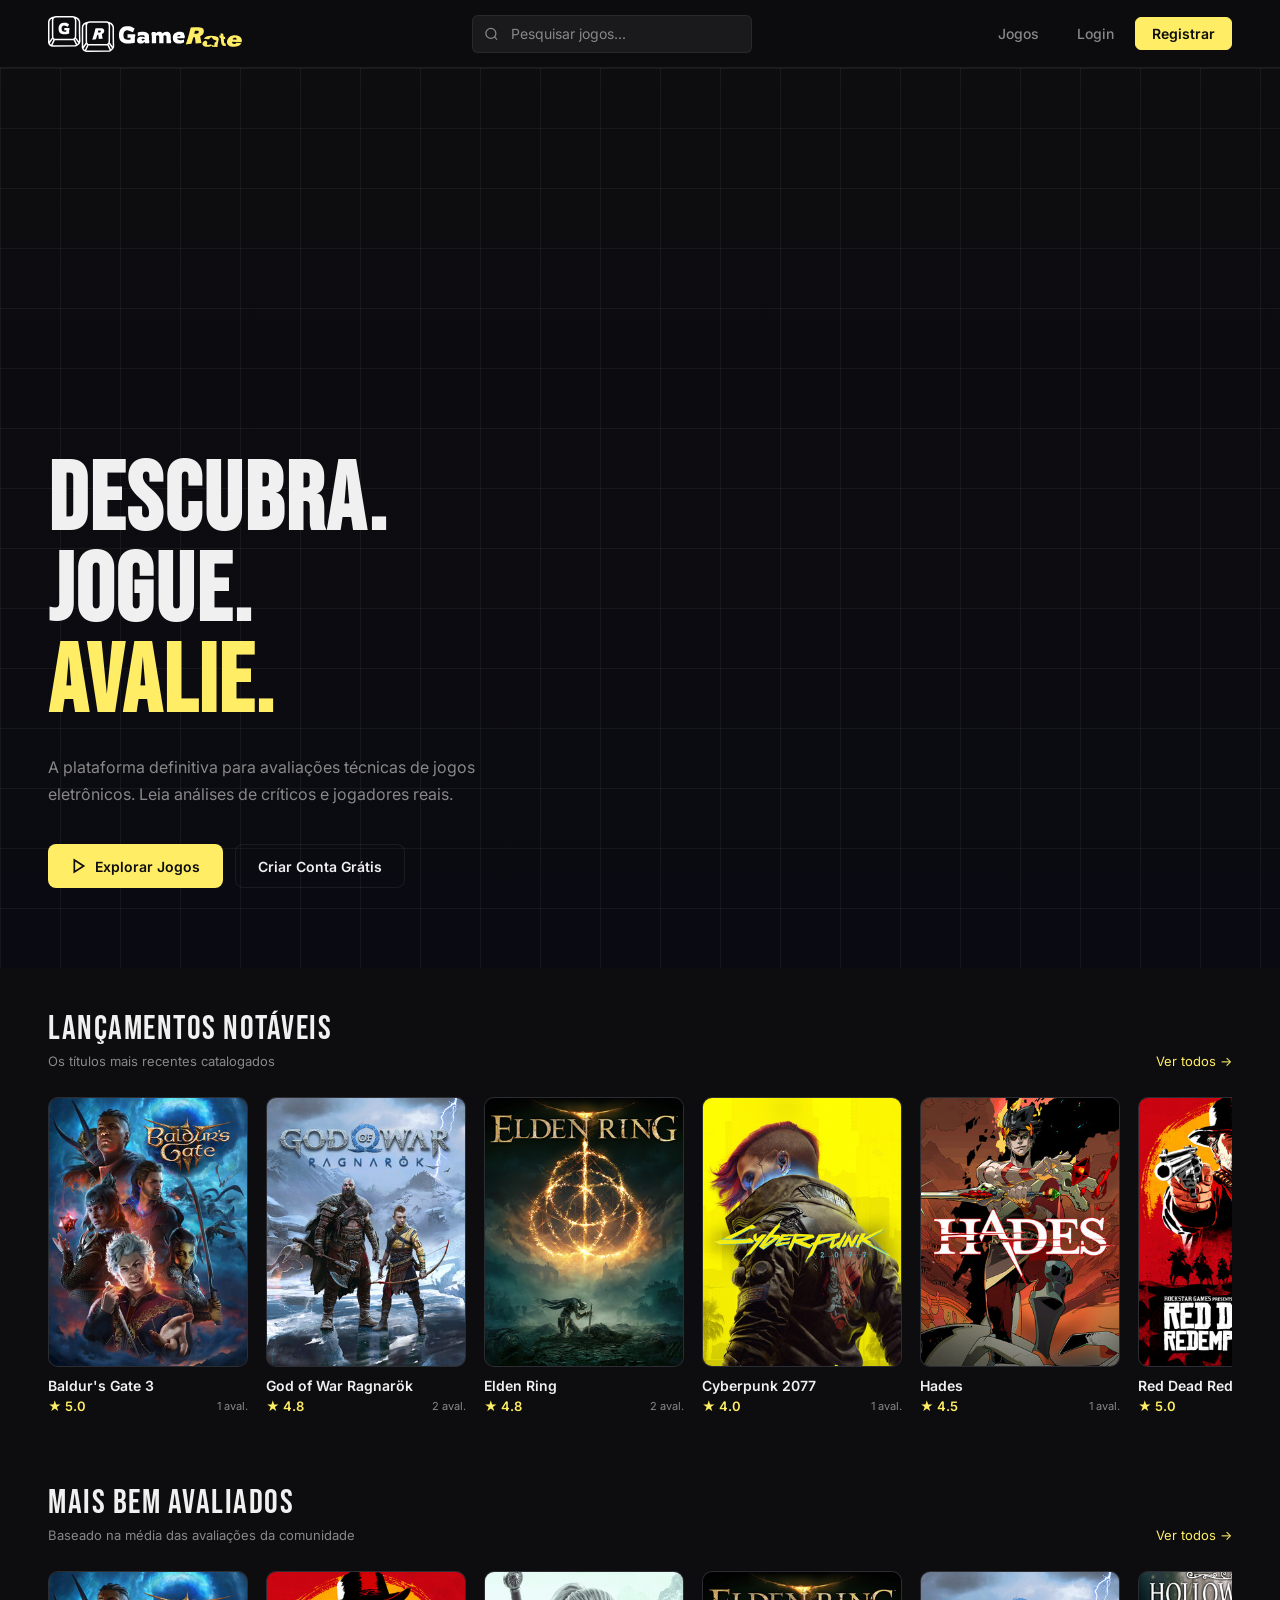
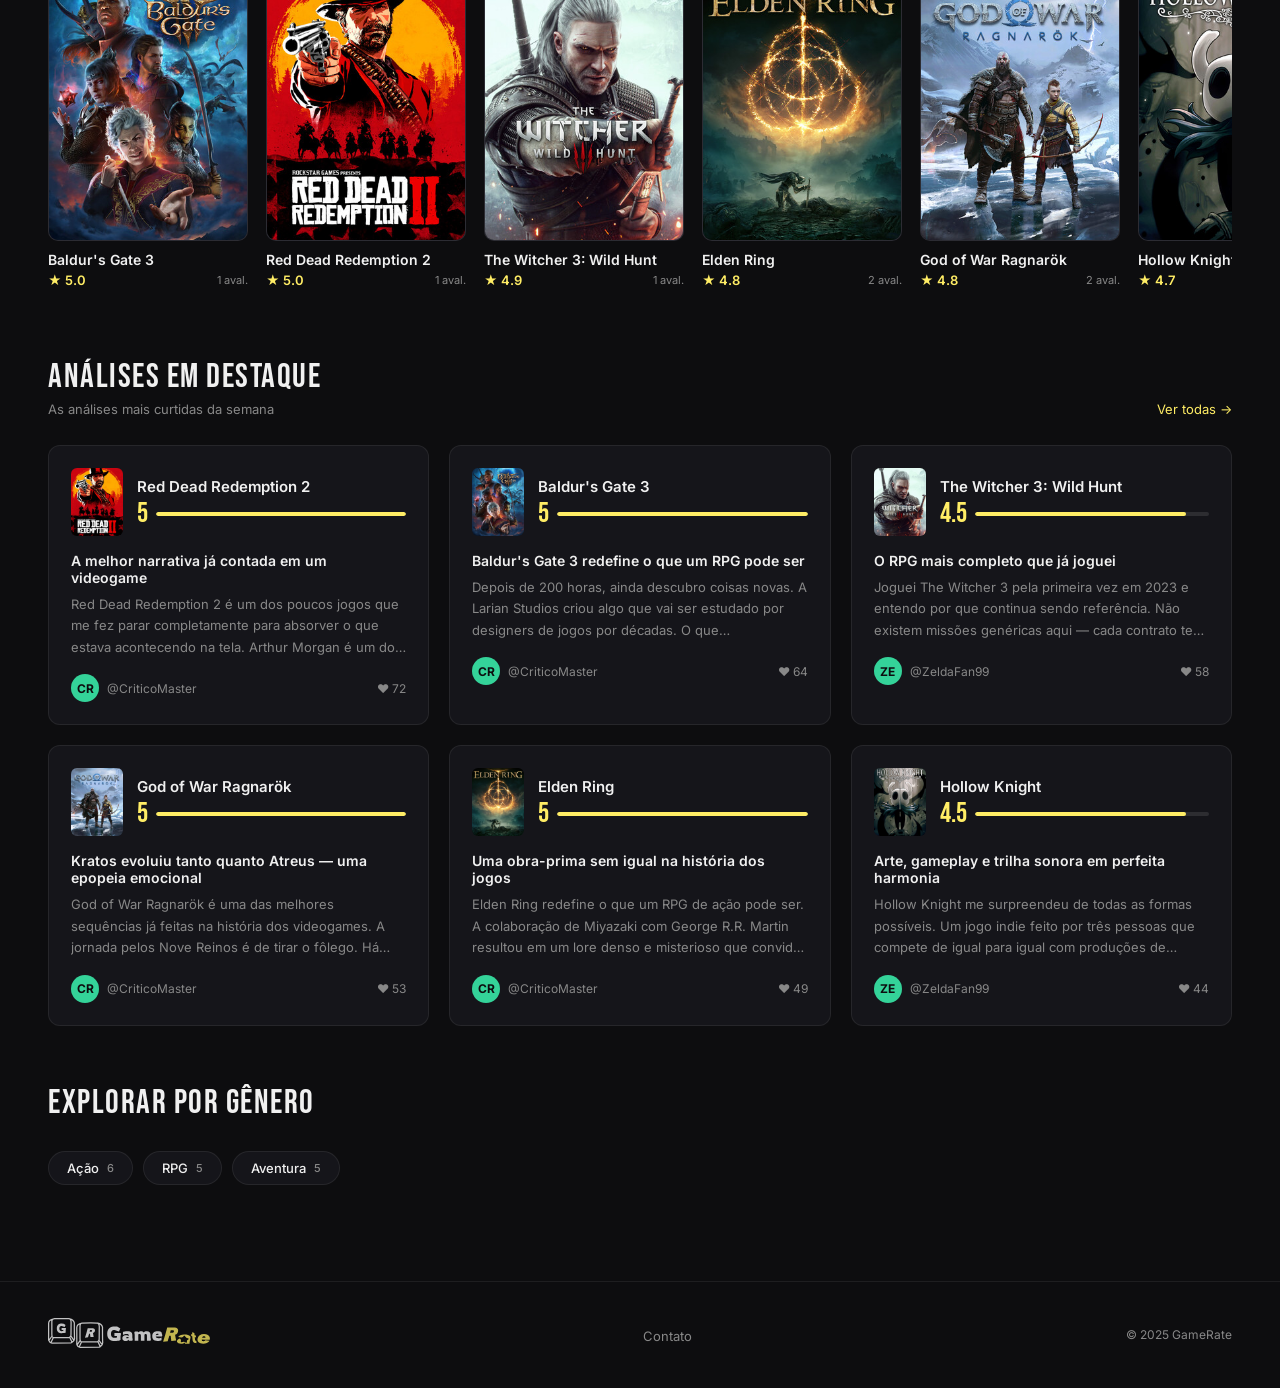
<file: index.html>
<!DOCTYPE html>
<html lang="pt-BR">
<head>
  <meta charset="UTF-8"/>
  <meta name="viewport" content="width=device-width,initial-scale=1.0"/>
  <title>GameRate — Avalie. Descubra. Domine.</title>
  <link rel="stylesheet" href="css/shared.css"/>
  <style>

    .hero {
      position: relative;
      min-height: 100vh;
      display: flex;
      align-items: flex-end;
      padding: 0 48px 80px;
      overflow: hidden;
    }
    .hero-bg {
      position: absolute;
      inset: 0;
      background: linear-gradient(180deg, var(--bg) 0%, #0a0a12 100%);
      z-index: 0;
    }
    .hero-grid {
      position: absolute;
      inset: 0;
      background-image: 
        linear-gradient(rgba(255,255,255,.05) 1px, transparent 1px),
        linear-gradient(90deg, rgba(255,255,255,.05) 1px, transparent 1px);
      background-size: 60px 60px;
      z-index: 1;
      pointer-events: none;
    }
    .hero-content { position: relative; z-index: 2; max-width: 680px; }
    .hero h1 {
      font-family: 'Bebas Neue', sans-serif;
      font-size: clamp(56px, 8vw, 96px);
      line-height: .95;
      letter-spacing: 2px;
      margin-bottom: 24px;
    }
    .hero h1 em { font-style: normal; color: var(--accent); }
    .hero p { font-size: 16px; color: var(--muted); line-height: 1.7; max-width: 480px; margin-bottom: 36px; }
    .hero-cta { display: flex; gap: 12px; flex-wrap: wrap; }

    @media (max-width: 768px) {
      .hero { padding: 0 20px 60px; min-height: 90vh; }
    }
  </style>
</head>
<body>

<header class="top-bar">
  <a href="index.html" class="logo"><img src="assets/logo.svg" alt="GameRate"/></a>
  <div class="search-wrap">
    <svg class="ico" width="15" height="15" viewBox="0 0 24 24" fill="none" stroke="currentColor" stroke-width="2">
      <circle cx="11" cy="11" r="8"/><line x1="21" y1="21" x2="16.65" y2="16.65"/>
    </svg>
    <input type="text" id="searchInput" placeholder="Pesquisar jogos..."/>
  </div>
  <nav class="nav-links">
    <a href="pages/catalogo.html">Jogos</a>
    <a href="pages/login.html"    class="guest-only">Login</a>
    <a href="pages/cadastro.html" class="guest-only btn-solid">Registrar</a>
    <a href="pages/avaliacao-nova.html" class="auth-only btn-criar" style="display:none">Criar Análise</a>
    <a href="pages/perfil.html"   class="auth-only" style="display:none">
      <svg width="15" height="15" viewBox="0 0 24 24" fill="none" stroke="currentColor" stroke-width="2">
        <path d="M20 21v-2a4 4 0 0 0-4-4H8a4 4 0 0 0-4 4v2"/>
        <circle cx="12" cy="7" r="4"/>
      </svg>
      <span class="nav-username"></span>
    </a>
    <a href="#" data-action="logout" class="auth-only" style="display:none">Sair</a>
  </nav>
</header>

<section class="hero">
  <div class="hero-bg"></div>
  <div class="hero-grid"></div>
  <div class="hero-content">
    <h1>DESCUBRA.<br>JOGUE.<br><em>AVALIE.</em></h1>
    <p>A plataforma definitiva para avaliações técnicas de jogos eletrônicos. Leia análises de críticos e jogadores reais.</p>
    <div class="hero-cta">
      <a href="pages/catalogo.html" class="btn btn-accent">
        <svg width="16" height="16" viewBox="0 0 24 24" fill="none" stroke="currentColor" stroke-width="2.5">
          <polygon points="5 3 19 12 5 21 5 3"/>
        </svg>
        Explorar Jogos
      </a>
      <a href="pages/cadastro.html" class="btn btn-ghost guest-only">Criar Conta Grátis</a>
    </div>
  </div>
</section>

<section class="section page-wrap" style="margin-top: 40px;">
  <div class="section-header">
    <div>
      <div class="section-title">LANÇAMENTOS <span>NOTÁVEIS</span></div>
      <div class="section-sub">Os títulos mais recentes catalogados</div>
    </div>
    <div style="display:flex;align-items:center;gap:16px">
      <a href="pages/catalogo.html" class="see-all">Ver todos →</a>
    </div>
  </div>
  <div class="scroll-row" id="rowLancamentos">
    <div class="empty-state" style="width:100%"><div class="empty-icon">⏳</div><p>Carregando...</p></div>
  </div>
</section>

<section class="section" style="padding-top:0">
  <div class="section-header">
    <div>
      <div class="section-title">MAIS BEM <span>AVALIADOS</span></div>
      <div class="section-sub">Baseado na média das avaliações da comunidade</div>
    </div>
    <div style="display:flex;align-items:center;gap:16px">
      <a href="pages/catalogo.html" class="see-all">Ver todos →</a>
    </div>
  </div>
  <div class="scroll-row" id="rowMelhores">
    <div class="empty-state" style="width:100%"><div class="empty-icon">⏳</div><p>Carregando...</p></div>
  </div>
</section>

<section class="section" style="padding-top:0">
  <div class="section-header">
    <div>
      <div class="section-title">ANÁLISES EM <span>DESTAQUE</span></div>
      <div class="section-sub">As análises mais curtidas da semana</div>
    </div>
    <a href="pages/catalogo.html" class="see-all">Ver todas →</a>
  </div>
  <div class="reviews-grid" id="reviewsGrid">
    <div class="empty-state" style="grid-column:1/-1"><div class="empty-icon">⏳</div><p>Carregando...</p></div>
  </div>
</section>

<section class="section" style="padding-top:0">
  <div class="section-header">
    <div><div class="section-title">EXPLORAR POR <span>GÊNERO</span></div></div>
  </div>
  <div class="genres-grid" id="genresGrid"></div>
</section>

<footer class="footer">
  <a href="index.html" class="footer-logo"><img src="assets/logo.svg" alt="GameRate"/></a>
  <div class="footer-links">
    <a href="pages/contato.html">Contato</a>
  </div>
  <div class="footer-copy">© 2025 GameRate</div>
</footer>

<script type="module">
  import { api }                                   from './js/api.js';
  import { setupNav, logout, onDelegated,
           gameCardHTML, reviewCardHTML, toast, getBasePath }    from './js/ui.js';

  setupNav();
  onDelegated('logout',      (el, e) => { e.preventDefault(); logout(); });
  onDelegated('open-game',   (el)    => { location.href = `pages/jogo.html?id=${el.dataset.id}`; });
  onDelegated('open-review', (el)    => { location.href = `pages/avaliacao.html?id=${el.dataset.id}`; });

  document.getElementById('searchInput').addEventListener('keyup', (e) => {
    if (e.key === 'Enter') location.href = `pages/catalogo.html?search=${e.target.value}`;
  });

  async function loadStats() {
    const s = await api.get('/jogos/stats');
    document.getElementById('sJogos').textContent  = s.total_jogos;
    document.getElementById('sAval').textContent   = s.total_aval;
    document.getElementById('sUsers').textContent  = s.total_usuarios;
    document.getElementById('sPlat').textContent   = s.total_plat;
  }

  async function loadDestaques() {
    const d = await api.get('/jogos/destaques');
    const basePath = getBasePath();
    document.getElementById('rowLancamentos').innerHTML = d.lancamentos.length
      ? d.lancamentos.map(g => gameCardHTML(g, basePath)).join('')
      : '<div class="empty-state" style="width:100%"><p>Nenhum jogo ainda.</p></div>';

    document.getElementById('rowMelhores').innerHTML = d.melhores.length
      ? d.melhores.map(g => gameCardHTML(g, basePath)).join('')
      : '<div class="empty-state" style="width:100%"><p>Nenhum jogo avaliado ainda.</p></div>';
  }

  async function loadReviews() {
    const revs = await api.get('/avaliacoes/destaque');
    const basePath = getBasePath();
    document.getElementById('reviewsGrid').innerHTML = revs.length
      ? revs.map((r, i) => reviewCardHTML(r, i, basePath)).join('')
      : '<div class="empty-state" style="grid-column:1/-1"><div class="empty-icon">💬</div><p>Nenhuma avaliação ainda.</p></div>';
  }

  async function loadGenres() {
    const gs = await api.get('/generos');
    document.getElementById('genresGrid').innerHTML = gs.map(g =>
      `<a href="pages/catalogo.html?genero=${encodeURIComponent(g.nome_genero)}" class="genre-chip">
         ${g.nome_genero} <span class="chip-count">${g.total_jogos}</span>
       </a>`
    ).join('');
  }

  await Promise.all([loadStats(), loadDestaques(), loadReviews(), loadGenres()]);
</script>
</body>
</html>
</file>
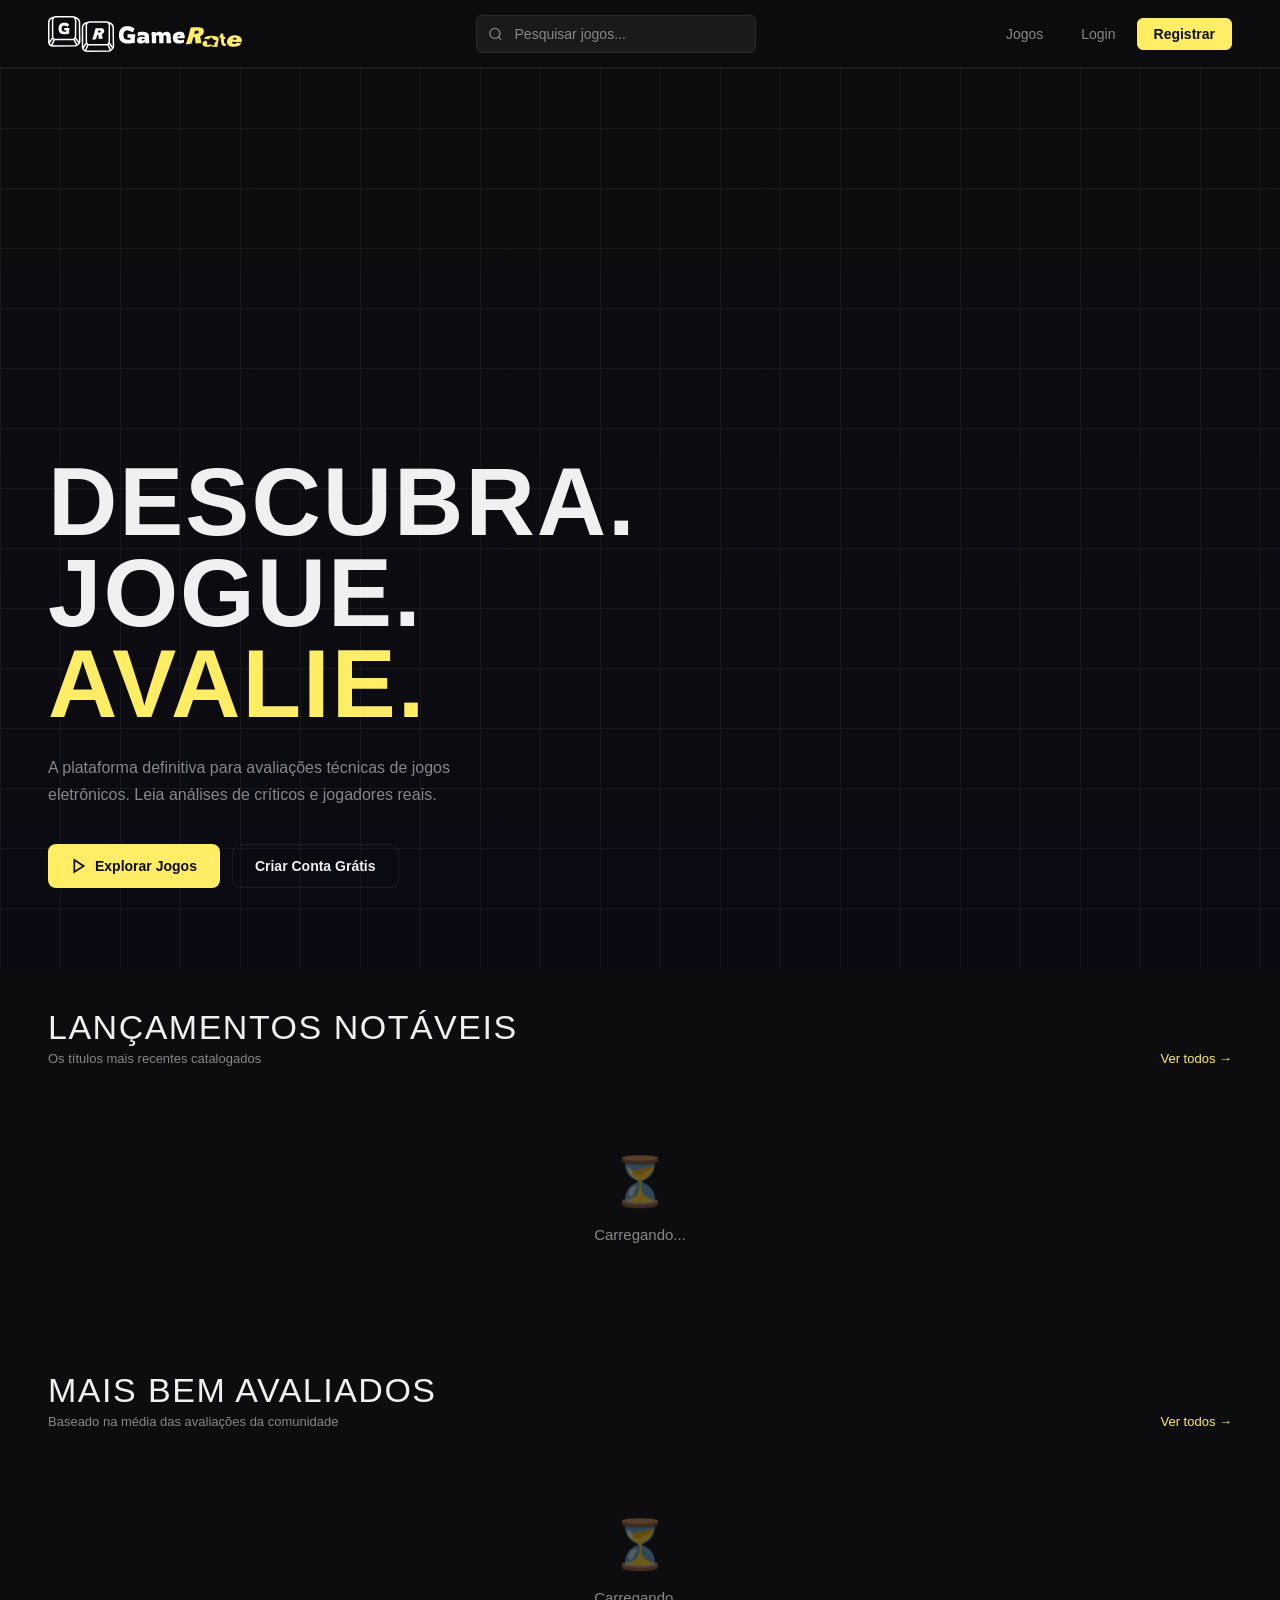
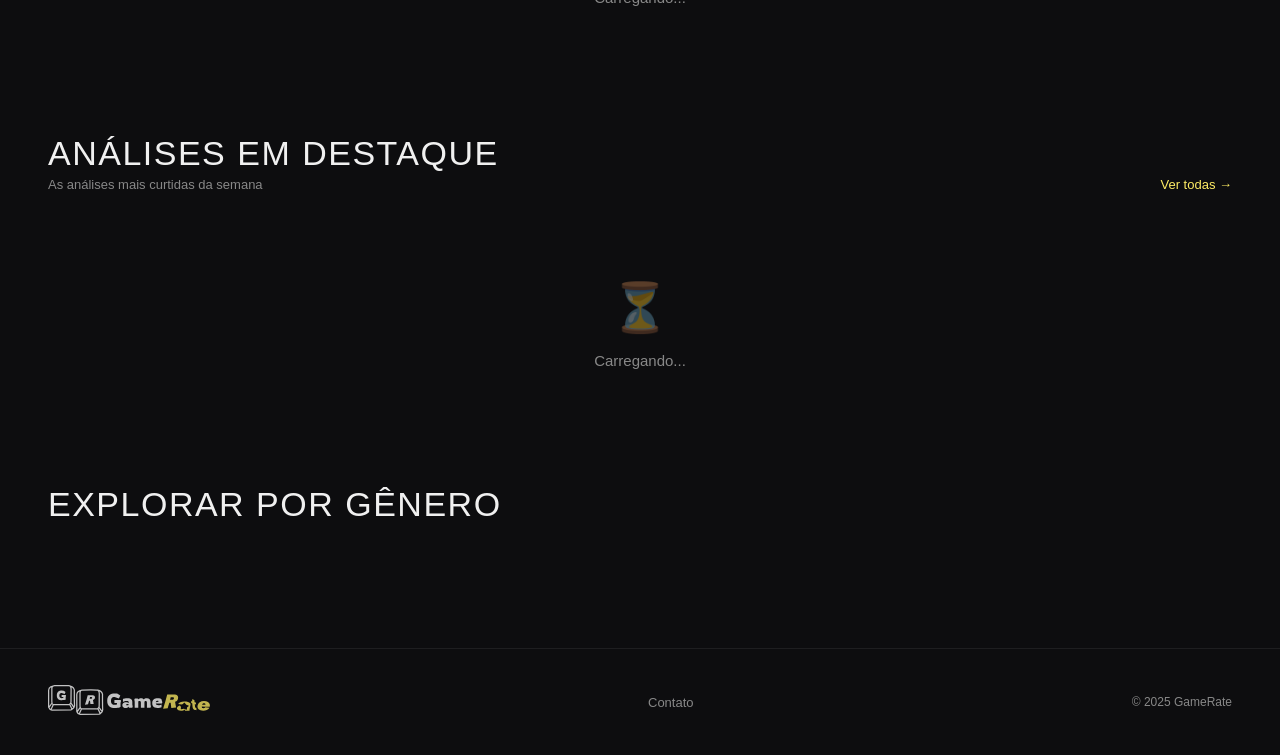
<file: pages/admin.html>
<!DOCTYPE html>
<html lang="pt-BR">
<head>
  <meta charset="UTF-8"/>
  <meta name="viewport" content="width=device-width,initial-scale=1.0"/>
  <title>GameRate — Admin</title>
  <link rel="stylesheet" href="../css/shared.css"/>
  <style>
    .admin-layout { display: grid; grid-template-columns: 180px 1fr; min-height: calc(100vh - 60px); }
    .sidebar { background: var(--surface); border-right: 1px solid var(--border); padding: 20px 12px; }
    .sidebar-label { font-size: 11px; color: var(--muted); text-transform: uppercase; letter-spacing: .5px; padding: 0 8px; margin-bottom: 8px; }
    .main { padding: 28px; }
    .panel-title { font-size: 20px; font-weight: 700; margin-bottom: 20px; }
    .stats-grid { display: grid; grid-template-columns: repeat(auto-fill, minmax(140px, 1fr)); gap: 12px; margin-bottom: 28px; }
    .stat-card { background: var(--surface); border: 1px solid var(--border); border-radius: var(--radius); padding: 16px; }
    .stat-num   { font-size: 32px; font-weight: 700; }
    .stat-label { font-size: 12px; color: var(--muted); margin-top: 2px; }
    .table-wrap { background: var(--surface); border: 1px solid var(--border); border-radius: var(--radius); overflow: hidden; }
    .table-head { display: flex; justify-content: space-between; align-items: center; padding: 14px 18px; border-bottom: 1px solid var(--border); }
    .table-head-title { font-size: 15px; font-weight: 700; }
    .badge { display: inline-block; padding: 2px 7px; border-radius: 4px; font-size: 11px; font-weight: 600; }
    .badge-jogador { background: rgba(77,166,255,.15); color: var(--jogador); }
    .badge-critico { background: rgba(255,107,107,.15); color: var(--critico); }
    .badge-admin   { background: rgba(255,215,0,.15);   color: var(--admin); }
    .modal-bg { display: none; position: fixed; inset: 0; background: rgba(0,0,0,.6); z-index: 200; align-items: center; justify-content: center; padding: 20px; }
    .modal-bg.open { display: flex; }
    @media (max-width: 768px) { .admin-layout { grid-template-columns: 1fr; } .sidebar { display: flex; flex-wrap: wrap; gap: 4px; border-right: none; border-bottom: 1px solid var(--border); } .sidebar-label { display: none; } }
  </style>
</head>
<body>
<header class="top-bar">
  <a href="../index.html" class="logo"><img src="../assets/logo.svg" alt="GameRate"/></a>
  <div style="flex:1"></div>
  <nav class="nav-links">
    <a href="./catalogo.html">Jogos</a>
    <a href="./perfil.html" class="auth-only" style="display:none"><span class="nav-username"></span></a>
    <a href="#" data-action="logout" class="auth-only" style="display:none">Sair</a>
  </nav>
</header>

<div class="admin-layout">
  <aside class="sidebar" id="sidebar">
    <div class="sidebar-label">Painel</div>
    <button class="sidebar-link active" data-section="dashboard">📊 Dashboard</button>
    <button class="sidebar-link" data-section="jogos">🎮 Jogos</button>
    <button class="sidebar-link" data-section="usuarios">👥 Usuários</button>
    <button class="sidebar-link" data-section="avaliacoes">⭐ Avaliações</button>
    <button class="sidebar-link" data-section="contatos">✉️ Contatos</button>
  </aside>

  <main class="main">
    <div id="sec-dashboard">
      <div class="panel-title">Dashboard</div>
      <div class="stats-grid" id="statsGrid">
        <div class="stat-card" style="opacity:.4"><div class="stat-num">—</div><div class="stat-label">Jogos</div></div>
        <div class="stat-card" style="opacity:.4"><div class="stat-num">—</div><div class="stat-label">Avaliações</div></div>
        <div class="stat-card" style="opacity:.4"><div class="stat-num">—</div><div class="stat-label">Usuários</div></div>
      </div>
    </div>

    <div id="sec-jogos" style="display:none">
      <div class="table-wrap">
        <div class="table-head">
          <div class="table-head-title">Jogos</div>
          <button class="btn btn-primary btn-sm" id="btnNovoJogo">+ Novo jogo</button>
        </div>
        <table class="data-table"><thead><tr><th>Nome</th><th>Desenvolvedora</th><th>Ano</th><th>Nota</th><th>Aval.</th><th></th></tr></thead>
        <tbody id="tbJogos"></tbody></table>
      </div>
    </div>

    <div id="sec-usuarios" style="display:none">
      <div class="table-wrap">
        <div class="table-head"><div class="table-head-title">Usuários</div></div>
        <table class="data-table"><thead><tr><th>Nome</th><th>E-mail</th><th>Perfil</th><th>Cadastro</th><th></th></tr></thead>
        <tbody id="tbUsers"></tbody></table>
      </div>
    </div>

    <div id="sec-avaliacoes" style="display:none">
      <div class="table-wrap">
        <div class="table-head"><div class="table-head-title">Avaliações</div></div>
        <table class="data-table"><thead><tr><th>Título</th><th>Jogo</th><th>Usuário</th><th>Nota</th><th>Data</th><th></th></tr></thead>
        <tbody id="tbAvals"></tbody></table>
      </div>
    </div>

    <div id="sec-contatos" style="display:none">
      <div class="table-wrap">
        <div class="table-head"><div class="table-head-title">Mensagens de Contato</div></div>
        <table class="data-table"><thead><tr><th>E-mail</th><th>Tipo</th><th>Mensagem</th><th>Data</th></tr></thead>
        <tbody id="tbContatos"></tbody></table>
      </div>
    </div>
  </main>
</div>

<div class="modal-bg" id="modalJogo">
  <div class="modal">
    <div class="modal-title">Novo Jogo</div>
    <div class="form-group"><label>Nome *</label><input type="text" id="jNome"/></div>
    <div class="form-group"><label>Desenvolvedora *</label><input type="text" id="jDev"/></div>
    <div class="form-group"><label>Data de lançamento *</label><input type="date" id="jData"/></div>
    <div class="form-group"><label>Descrição *</label><textarea id="jDesc" rows="3"></textarea></div>
    <div class="form-group"><label>URL da capa</label><input type="text" id="jCapa" placeholder="https://..."/></div>
    <div id="jogoErr" class="form-error" style="margin-bottom:10px"></div>
    <div style="display:flex;gap:8px">
      <button class="btn btn-primary" id="btnSalvarJogo">Cadastrar</button>
      <button class="btn btn-ghost"   id="btnCancelarJogo">Cancelar</button>
    </div>
  </div>
</div>

<script type="module">
  import { api }                           from '../js/api.js';
  import { getUser }                       from '../js/auth.js';
  import { setupNav, logout, onDelegated, fmtDate, toast } from '../js/ui.js';

  setupNav();
  const user = getUser();
  if (!user || user.perfil !== 'Administrador') { alert('Acesso restrito.'); location.href = '../index.html'; }
  onDelegated('logout', (el, e) => { e.preventDefault(); logout(); });

  const loaded = {};

  document.getElementById('sidebar').addEventListener('click', (e) => {
    const btn = e.target.closest('[data-section]');
    if (!btn) return;
    document.querySelectorAll('.sidebar-link').forEach(b => b.classList.remove('active'));
    btn.classList.add('active');
    ['dashboard','jogos','usuarios','avaliacoes','contatos'].forEach(s =>
      document.getElementById(`sec-${s}`).style.display = s === btn.dataset.section ? '' : 'none'
    );
    loaders[btn.dataset.section]?.();
  });

  const loaders = {
    dashboard:  loadDash,
    jogos:      loadJogos,
    usuarios:   loadUsuarios,
    avaliacoes: loadAvals,
    contatos:   loadContatos
  };

  async function loadDash() {
    if (loaded.dashboard) return; loaded.dashboard = true;
    const s = await api.get('/jogos/stats');
    document.getElementById('statsGrid').innerHTML = [
      { num: s.total_jogos,    label: 'Jogos' },
      { num: s.total_aval,     label: 'Avaliações' },
      { num: s.total_usuarios, label: 'Usuários' }
    ].map(i => `<div class="stat-card"><div class="stat-num">${i.num}</div><div class="stat-label">${i.label}</div></div>`).join('');
  }

  async function loadJogos() {
    if (loaded.jogos) return; loaded.jogos = true;
    const { jogos } = await api.get('/jogos?limit=100');
    document.getElementById('tbJogos').innerHTML = jogos.map(j => `
      <tr>
        <td>${j.nome_jogo}</td>
        <td style="color:var(--muted)">${j.desenvolvedora}</td>
        <td style="color:var(--muted)">${new Date(j.data_lancamento).getFullYear()}</td>
        <td>${j.nota_media || '—'}</td>
        <td>${j.total_avaliacoes}</td>
        <td><button class="btn btn-danger btn-sm" data-action="del-jogo" data-id="${j.id_jogo}" data-nome="${j.nome_jogo}">Excluir</button></td>
      </tr>`).join('');
  }

  async function loadUsuarios() {
    if (loaded.usuarios) return; loaded.usuarios = true;
    const perfis = { 'Jogador':'badge-jogador','Crítico Especializado':'badge-critico','Administrador':'badge-admin' };
    const users  = await api.get('/usuarios');
    document.getElementById('tbUsers').innerHTML = users.map(u => `
      <tr>
        <td>${u.nome_usuario}</td>
        <td style="color:var(--muted)">${u.email}</td>
        <td><span class="badge ${perfis[u.nome_perfil]||'badge-jogador'}">${u.nome_perfil}</span></td>
        <td style="color:var(--muted)">${fmtDate(u.data_criacao)}</td>
        <td><button class="btn btn-danger btn-sm" data-action="del-user" data-id="${u.id_usuario}" data-nome="${u.nome_usuario}">Excluir</button></td>
      </tr>`).join('');
  }

  async function loadAvals() {
    if (loaded.avaliacoes) return; loaded.avaliacoes = true;
    const { avaliacoes } = await api.get('/avaliacoes?limit=50');
    document.getElementById('tbAvals').innerHTML = avaliacoes.map(a => `
      <tr>
        <td style="max-width:180px;overflow:hidden;text-overflow:ellipsis;white-space:nowrap">${a.titulo}</td>
        <td style="color:var(--muted)">${a.nome_jogo}</td>
        <td style="color:var(--muted)">@${a.nome_usuario}</td>
        <td>${a.nota}</td>
        <td style="color:var(--muted)">${fmtDate(a.data_publicacao)}</td>
        <td><button class="btn btn-danger btn-sm" data-action="del-aval" data-id="${a.id_avaliacao}">Excluir</button></td>
      </tr>`).join('');
  }

  async function loadContatos() {
    if (loaded.contatos) return; loaded.contatos = true;
    const rows = await api.get('/contato');
    document.getElementById('tbContatos').innerHTML = rows.length
      ? rows.map(c => `<tr>
          <td>${c.email_contato}</td>
          <td><span class="badge badge-jogador">${c.tipo}</span></td>
          <td style="color:var(--muted);max-width:240px;overflow:hidden;text-overflow:ellipsis;white-space:nowrap">${c.mensagem}</td>
          <td style="color:var(--muted)">${fmtDate(c.data_comunicacao)}</td>
        </tr>`).join('')
      : '<tr><td colspan="4" style="text-align:center;color:var(--muted);padding:24px">Nenhuma mensagem.</td></tr>';
  }

  document.getElementById('btnNovoJogo').addEventListener('click', () => {
    document.getElementById('modalJogo').classList.add('open');
  });
  document.getElementById('modalJogo').addEventListener('click', (e) => {
    if (e.target === document.getElementById('modalJogo'))
      document.getElementById('modalJogo').classList.remove('open');
  });
  document.getElementById('btnCancelarJogo').addEventListener('click', () =>
    document.getElementById('modalJogo').classList.remove('open')
  );
  document.getElementById('btnSalvarJogo').addEventListener('click', async () => {
    const nome_jogo       = document.getElementById('jNome').value.trim();
    const desenvolvedora  = document.getElementById('jDev').value.trim();
    const data_lancamento = document.getElementById('jData').value;
    const descricao       = document.getElementById('jDesc').value.trim();
    const capa            = document.getElementById('jCapa').value.trim();
    const errEl           = document.getElementById('jogoErr');
    errEl.textContent = '';
    if (!nome_jogo || !desenvolvedora || !data_lancamento || !descricao)
      { errEl.textContent = 'Preencha os campos obrigatórios'; return; }
    const btn = document.getElementById('btnSalvarJogo');
    btn.textContent = 'Salvando...'; btn.disabled = true;
    try {
      await api.post('/jogos', { nome_jogo, desenvolvedora, data_lancamento, descricao, capa: capa||null });
      document.getElementById('modalJogo').classList.remove('open');
      toast('Jogo cadastrado!', 'success');
      loaded.jogos = false; loadJogos();
    } catch(e) {
      errEl.textContent = e.message;
    } finally { btn.textContent = 'Cadastrar'; btn.disabled = false; }
  });

  document.addEventListener('click', async (e) => {
    const btn = e.target.closest('[data-action]');
    if (!btn) return;
    const { action, id, nome } = btn.dataset;
    if (action === 'del-jogo') {
      if (!confirm(`Excluir "${nome}"?`)) return;
      await api.delete(`/jogos/${id}`); toast('Jogo excluído','success');
      loaded.jogos = false; loadJogos();
    }
    if (action === 'del-user') {
      if (!confirm(`Excluir "${nome}"?`)) return;
      await api.delete(`/usuarios/${id}`); toast('Usuário excluído','success');
      loaded.usuarios = false; loadUsuarios();
    }
    if (action === 'del-aval') {
      if (!confirm('Excluir esta avaliação?')) return;
      await api.delete(`/avaliacoes/${id}`); toast('Avaliação excluída','success');
      loaded.avaliacoes = false; loadAvals();
    }
  });

  loadDash();
</script>
</body>
</html>
</file>
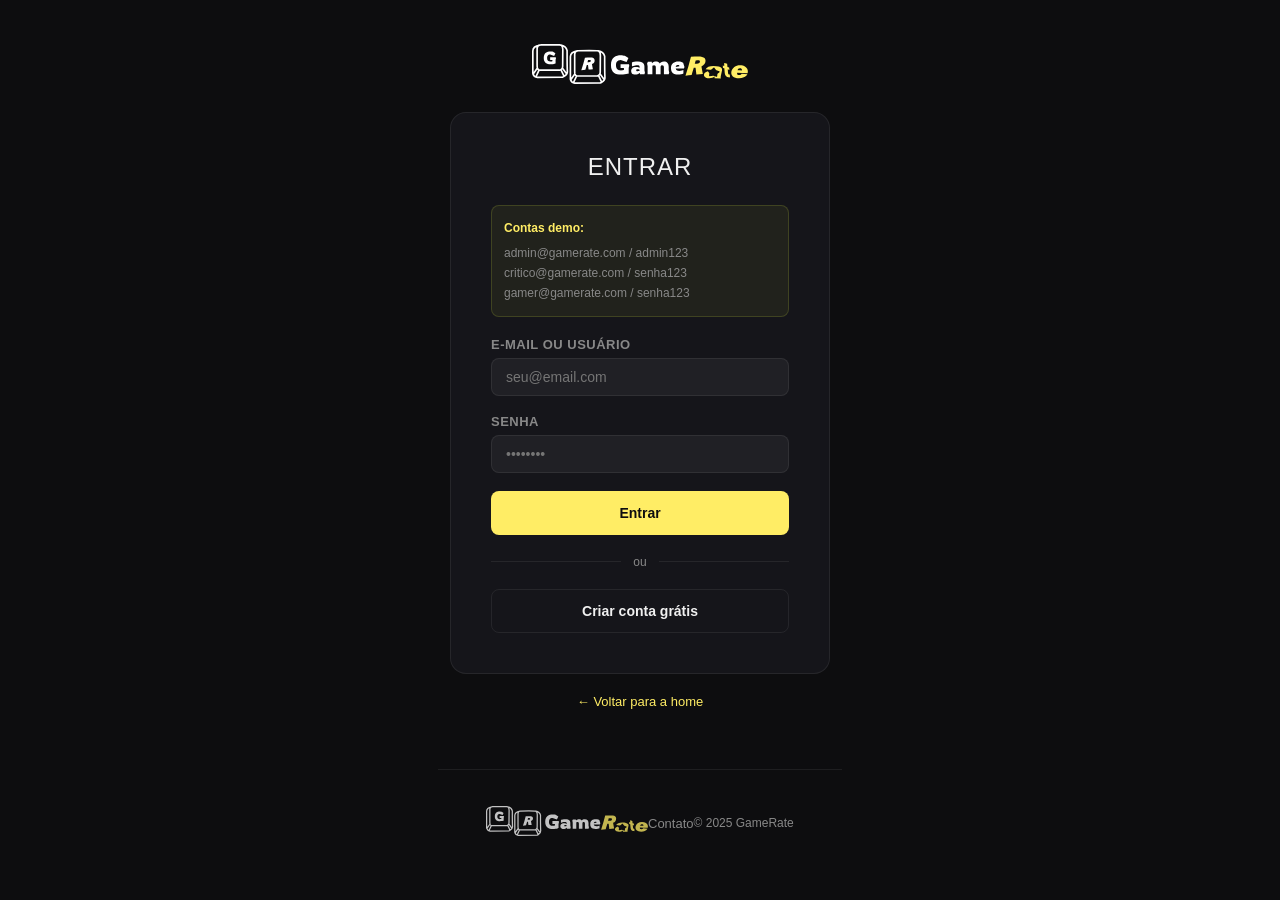
<file: pages/avaliacao-nova.html>
<!DOCTYPE html>
<html lang="pt-BR">
<head>
  <meta charset="UTF-8"/>
  <meta name="viewport" content="width=device-width,initial-scale=1.0"/>
  <title>GameRate — Nova Avaliação</title>
  <link rel="stylesheet" href="../css/shared.css"/>
  <style>
    body { display: flex; flex-direction: column; min-height: 100vh; }
    .wrap { flex: 1; max-width: 700px; margin: 0 auto; padding: 36px 24px; width: 100%; }
    .page-title { font-size: 22px; font-weight: 700; margin-bottom: 28px; }
    .game-search-result {
      display: flex; gap: 12px; align-items: center;
      padding: 10px; border: 1px solid var(--border); border-radius: 6px;
      cursor: pointer; margin-bottom: 4px;
    }
    .game-search-result:hover { background: var(--surface2); }
    .game-search-result img { width: 36px; height: 48px; border-radius: 4px; object-fit: cover; background: var(--surface2); }
    .selected-game {
      display: flex; gap: 12px; align-items: center;
      padding: 12px; border: 1px solid var(--border); border-radius: var(--radius);
      background: var(--surface); margin-bottom: 20px;
    }
    .selected-game img { width: 44px; height: 58px; border-radius: 4px; object-fit: cover; background: var(--surface2); }
  </style>
</head>
<body>
<header class="top-bar">
  <a href="../index.html" class="logo"><img src="../assets/logo.svg" alt="GameRate"/></a>
  <div class="search-wrap">
    <svg class="ico" width="14" height="14" viewBox="0 0 24 24" fill="none" stroke="currentColor" stroke-width="2"><circle cx="11" cy="11" r="8"/><line x1="21" y1="21" x2="16.65" y2="16.65"/></svg>
    <input type="text" id="searchInput" placeholder="Pesquisar"/>
  </div>
  <nav class="nav-links">
    <a href="./catalogo.html">Jogos</a>
    <a href="./avaliacao-nova.html" class="auth-only nav-criar" style="display:none">Criar Análise</a>
    <a href="./perfil.html" class="auth-only" style="display:none;flex-direction:column;align-items:flex-end;gap:0;line-height:1.2;">
      <span class="nav-username" style="font-weight:600;font-size:13px"></span>
      <span class="nav-userrole" style="font-size:11px"></span>
    </a>
    <a href="#" data-action="logout" class="auth-only" style="display:none">Sair</a>
  </nav>
</header>

<div class="wrap">
  <div class="page-title">Criar Análise</div>

  <div id="stepJogo">
    <div class="form-group">
      <label>Buscar jogo</label>
      <input type="text" id="jogoSearch" placeholder="Digite o nome do jogo..."/>
    </div>
    <div id="jogoResults"></div>
  </div>

  <div id="stepAnalise" style="display:none">
    <div class="selected-game" id="selectedGameBox"></div>

    <div class="form-group">
      <label>Nota</label>
      <div class="nota-slider">
        <input type="range" id="nota" min="1" max="5" step="0.5" value="4"/>
        <div class="nota-val" id="notaVal">4</div>
      </div>
    </div>
    <div class="form-group">
      <label>Título da análise</label>
      <input type="text" id="titulo" placeholder="Resumo da sua opinião"/>
    </div>
    <div class="form-group">
      <label>Texto (mín. 40 caracteres)</label>
      <textarea id="texto" rows="7" placeholder="Escreva sua análise detalhada..."></textarea>
    </div>
    <div id="errMsg" class="form-error" style="margin-bottom:12px"></div>
    <div style="display:flex;gap:10px">
      <button class="btn btn-primary" id="btnPublicar">Publicar análise</button>
      <button class="btn btn-ghost"   id="btnTrocar">← Trocar jogo</button>
    </div>
  </div>
</div>

<footer class="footer">
  <a href="../index.html" class="footer-logo"><img src="../assets/logo.svg" alt="GameRate"/></a>
  <div class="footer-links"><a href="./contato.html">Contato</a></div>
  <div class="footer-copy">© 2025 GameRate</div>
</footer>

<script type="module">
  import { api }                           from '../js/api.js';
  import { isLoggedIn }                    from '../js/auth.js';
  import { setupNav, logout, onDelegated, toast, getBasePath } from '../js/ui.js';

  setupNav();
  if (!isLoggedIn()) location.href = './login.html?next=./avaliacao-nova.html';
  onDelegated('logout', (el, e) => { e.preventDefault(); logout(); });

  document.getElementById('searchInput').addEventListener('keyup', (e) => {
    if (e.key === 'Enter') location.href = `./catalogo.html?search=${e.target.value}`;
  });

  document.getElementById('nota').addEventListener('input', (e) => {
    document.getElementById('notaVal').textContent = e.target.value;
  });

  let selectedGameId = null;

  let searchTimeout;
  document.getElementById('jogoSearch').addEventListener('input', (e) => {
    clearTimeout(searchTimeout);
    const term = e.target.value.trim();
    if (!term) { document.getElementById('jogoResults').innerHTML = ''; return; }
    searchTimeout = setTimeout(async () => {
      const data = await api.get(`/jogos?search=${encodeURIComponent(term)}&limit=5`);
      const basePath = getBasePath();
      document.getElementById('jogoResults').innerHTML = data.jogos.map(g => `
        <div class="game-search-result" data-id="${g.id_jogo}" data-action="select-game">
          <img src="${g.capa ? basePath + g.capa.replace('./', '') : ''}" alt="${g.nome_jogo}" onerror="this.style.background='var(--surface2)';this.removeAttribute('src')">
          <div>
            <div style="font-weight:600;font-size:14px">${g.nome_jogo}</div>
            <div style="font-size:12px;color:var(--muted)">${new Date(g.data_lancamento).getFullYear()} · ${g.desenvolvedora}</div>
          </div>
        </div>`).join('') || '<div style="color:var(--muted);font-size:13px;padding:8px">Nenhum jogo encontrado.</div>';
    }, 300);
  });

  onDelegated('select-game', async (el) => {
    selectedGameId = parseInt(el.dataset.id);
    const game = await api.get(`/jogos/${selectedGameId}`);
    const basePath = getBasePath();
    document.getElementById('selectedGameBox').innerHTML = `
      ${game.capa ? `<img src="${game.capa.startsWith('http') ? game.capa : basePath + game.capa.replace('./', '')}" alt="${game.nome_jogo}">` : ''}
      <div>
        <div style="font-weight:700;font-size:16px">${game.nome_jogo}</div>
        <div style="font-size:13px;color:var(--muted)">${new Date(game.data_lancamento).getFullYear()} · ${game.desenvolvedora}</div>
      </div>`;
    document.getElementById('stepJogo').style.display    = 'none';
    document.getElementById('stepAnalise').style.display = '';
  });

  document.getElementById('btnTrocar').addEventListener('click', () => {
    selectedGameId = null;
    document.getElementById('jogoSearch').value = '';
    document.getElementById('jogoResults').innerHTML = '';
    document.getElementById('stepJogo').style.display    = '';
    document.getElementById('stepAnalise').style.display = 'none';
  });

  document.getElementById('btnPublicar').addEventListener('click', async () => {
    const nota   = parseFloat(document.getElementById('nota').value);
    const titulo = document.getElementById('titulo').value.trim();
    const texto  = document.getElementById('texto').value.trim();
    const errEl  = document.getElementById('errMsg');
    errEl.textContent = '';
    if (!selectedGameId)  { errEl.textContent = 'Selecione um jogo'; return; }
    if (!titulo || !texto){ errEl.textContent = 'Preencha todos os campos'; return; }
    if (texto.length < 40){ errEl.textContent = 'Texto muito curto (mín. 40 caracteres)'; return; }
    const btn = document.getElementById('btnPublicar');
    btn.textContent = 'Publicando...'; btn.disabled = true;
    try {
      const rev = await api.post('/avaliacoes', { id_jogo_fk: selectedGameId, nota, titulo, texto });
      toast('Análise publicada!', 'success');
      setTimeout(() => location.href = `./avaliacao.html?id=${rev.id_avaliacao}`, 1000);
    } catch(e) {
      errEl.textContent = e.message;
      btn.textContent = 'Publicar análise'; btn.disabled = false;
    }
  });
</script>
</body>
</html>
</file>
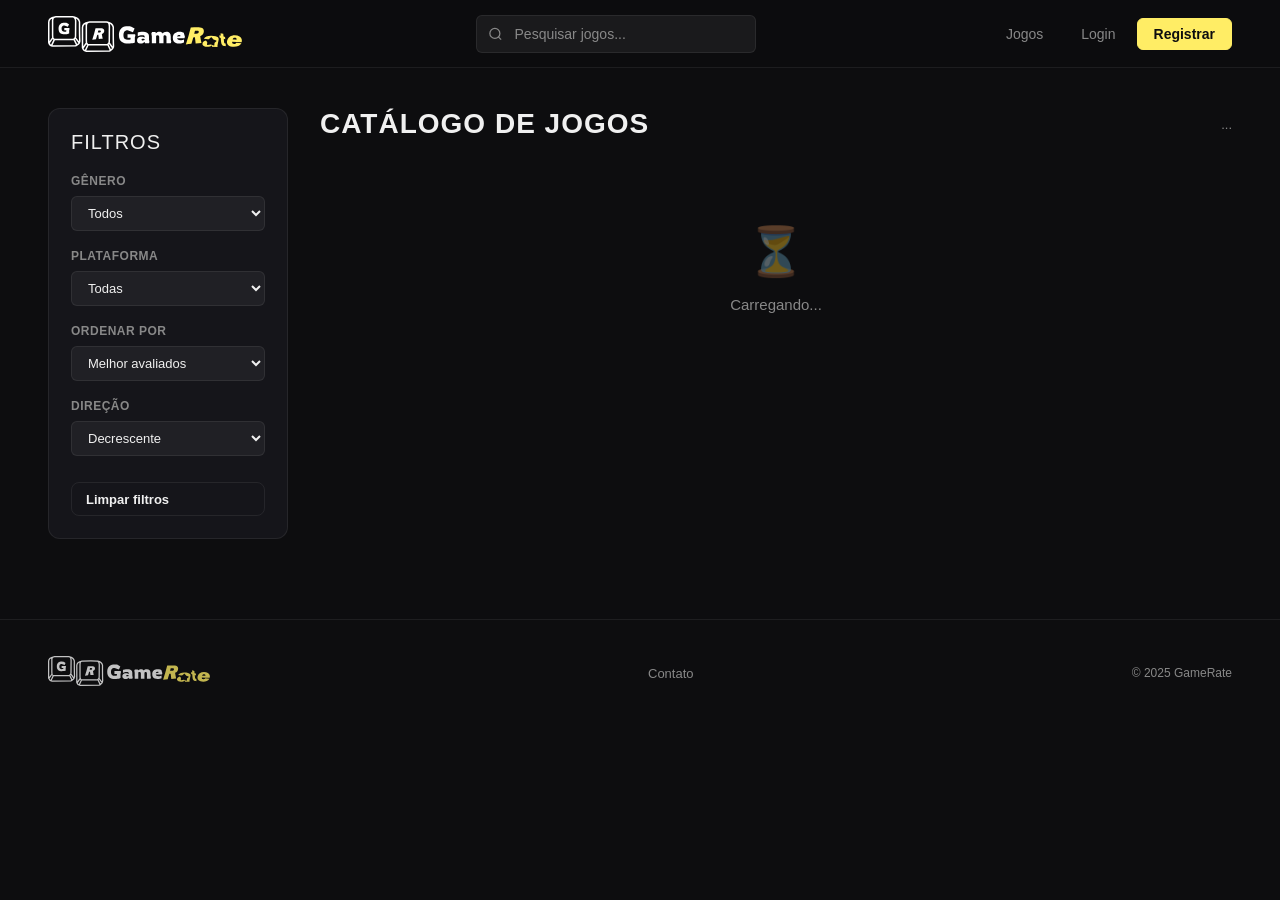
<file: pages/avaliacao.html>
<!DOCTYPE html>
<html lang="pt-BR">
<head>
  <meta charset="UTF-8"/>
  <meta name="viewport" content="width=device-width,initial-scale=1.0"/>
  <title>GameRate — Avaliação</title>
  <link rel="stylesheet" href="../css/shared.css"/>
  <style>
    .aval-wrap { max-width: 800px; margin: 0 auto; padding: 32px 24px; }
    .back-link { display: inline-block; color: var(--muted); font-size: 13px; margin-bottom: 20px; text-decoration: underline; }
    .back-link:hover { color: var(--text); }
    .aval-main { border: 1px solid var(--border); border-radius: var(--radius); padding: 24px; background: var(--surface); margin-bottom: 24px; }
    .aval-user-row { display: flex; align-items: center; gap: 10px; margin-bottom: 14px; flex-wrap: wrap; }
    .aval-avatar { width: 40px; height: 40px; border-radius: 50%; background: var(--surface2); border: 1px solid var(--border); display: flex; align-items: center; justify-content: center; color: var(--muted); flex-shrink: 0; }
    .aval-username { font-size: 16px; font-weight: 700; }
    .aval-titulo   { font-size: 20px; font-weight: 700; margin-bottom: 12px; }
    .aval-texto    { font-size: 14px; color: #c8c8c8; line-height: 1.75; white-space: pre-wrap; margin-bottom: 20px; }
    .aval-actions  { display: flex; align-items: center; gap: 14px; padding-top: 14px; border-top: 1px solid var(--border); }
    .btn-like { display: flex; align-items: center; gap: 6px; background: none; border: 1px solid var(--border); border-radius: 6px; color: var(--muted); padding: 6px 14px; cursor: pointer; font-size: 14px; }
    .btn-like:hover, .btn-like.liked { background: var(--surface2); color: var(--text); }
    .comments-section { border: 1px solid var(--border); border-radius: var(--radius); padding: 20px; background: var(--surface); }
    .comments-title { font-size: 16px; font-weight: 700; margin-bottom: 16px; }
    .comment-form  { display: flex; gap: 8px; margin-bottom: 20px; }
    .comment-form input { flex: 1; background: var(--surface2); border: 1px solid var(--border); border-radius: 6px; padding: 8px 12px; color: var(--text); font-size: 13px; outline: none; }
    .comment-form input:focus { border-color: #888; }
    .comment-item  { padding: 10px 0; border-bottom: 1px solid var(--border); }
    .comment-item:last-child { border-bottom: none; }
    .comment-author { font-size: 13px; font-weight: 600; margin-bottom: 4px; }
    .comment-text   { font-size: 13px; color: #c8c8c8; }
  </style>
</head>
<body>
<header class="top-bar">
  <a href="../index.html" class="logo"><img src="../assets/logo.svg" alt="GameRate"/></a>
  <div class="search-wrap">
    <svg class="ico" width="14" height="14" viewBox="0 0 24 24" fill="none" stroke="currentColor" stroke-width="2"><circle cx="11" cy="11" r="8"/><line x1="21" y1="21" x2="16.65" y2="16.65"/></svg>
    <input type="text" id="searchInput" placeholder="Pesquisar"/>
  </div>
  <nav class="nav-links">
    <a href="./catalogo.html">Jogos</a>
    <a href="./login.html" class="guest-only">Login</a>
    <a href="./cadastro.html" class="guest-only btn-solid">Registrar</a>
    <a href="./avaliacao-nova.html" class="auth-only nav-criar" style="display:none">Criar Análise</a>
    <a href="./perfil.html" class="auth-only" style="display:none;flex-direction:column;align-items:flex-end;gap:0;line-height:1.2;">
      <span class="nav-username" style="font-weight:600;font-size:13px"></span>
      <span class="nav-userrole" style="font-size:11px"></span>
    </a>
    <a href="#" data-action="logout" class="auth-only" style="display:none">Sair</a>
  </nav>
</header>

<div class="aval-wrap" id="avalWrap">
  <div class="empty-state"><div class="empty-icon">⏳</div><p>Carregando...</p></div>
</div>

<footer class="footer">
  <a href="../index.html" class="footer-logo"><img src="../assets/logo.svg" alt="GameRate"/></a>
  <div class="footer-links"><a href="./contato.html">Contato</a></div>
  <div class="footer-copy">© 2025 GameRate</div>
</footer>

<script type="module">
  import { api }                      from '../js/api.js';
  import { getUser, isLoggedIn }      from '../js/auth.js';
  import { setupNav, logout, onDelegated, ROLE_CLASS, starHTML, fmtDate, toast } from '../js/ui.js';

  setupNav();
  onDelegated('logout', (el, e) => { e.preventDefault(); logout(); });

  const avalId = new URLSearchParams(location.search).get('id');
  if (!avalId) location.href = './catalogo.html';

  document.getElementById('searchInput').addEventListener('keyup', (e) => {
    if (e.key === 'Enter') location.href = `./catalogo.html?search=${e.target.value}`;
  });

  let curtidas = 0;

  async function load() {
    const a         = await api.get(`/avaliacoes/${avalId}`);
    document.title  = `GameRate — ${a.titulo}`;
    curtidas        = a.total_curtidas;
    const roleClass = ROLE_CLASS[a.nome_perfil] || 'role-jogador';
    const roleName  = a.nome_perfil === 'Crítico Especializado' ? 'Crítico' : (a.nome_perfil || 'Jogador');
    const user      = getUser();
    const isOwner   = user && a.id_usuario_fk === parseInt(user.id);

    const commHTML = a.comentarios.length
      ? a.comentarios.map(c => `
          <div class="comment-item">
            <div class="comment-author">@${c.nome_usuario} <span style="color:var(--muted);font-weight:400;font-size:11px">${fmtDate(c.data_comentario)}</span></div>
            <div class="comment-text">${c.texto}</div>
          </div>`).join('')
      : '<div style="color:var(--muted);font-size:13px">Nenhum comentário ainda.</div>';

    document.getElementById('avalWrap').innerHTML = `
      <a href="./jogo.html?id=${a.id_jogo_fk}" class="back-link">← Voltar para ${a.nome_jogo}</a>

      <div class="aval-main">
        <div class="aval-user-row">
          <div class="aval-avatar">
            <svg width="20" height="20" viewBox="0 0 24 24" fill="none" stroke="currentColor" stroke-width="1.5"><path d="M20 21v-2a4 4 0 0 0-4-4H8a4 4 0 0 0-4 4v2"/><circle cx="12" cy="7" r="4"/></svg>
          </div>
          <span class="aval-username">${a.nome_usuario}</span>
          <span class="role-badge ${roleClass}">${roleName}</span>
          <span style="font-size:12px;color:var(--muted)">em ${fmtDate(a.data_publicacao)}</span>
        </div>
        <div style="color:var(--star);margin-bottom:12px">${starHTML(a.nota)}</div>
        <div class="aval-titulo">${a.titulo}</div>
        <div class="aval-texto">${a.texto}</div>
        <div class="aval-actions">
          <button class="btn-like" id="btnLike">👍 <span id="likeCount">${curtidas}</span></button>
          ${isOwner ? `<button class="btn btn-danger btn-sm" id="btnExcluir">🗑 Excluir</button>` : ''}
        </div>
      </div>

      <div class="comments-section">
        <div class="comments-title">Comentários (${a.comentarios.length})</div>
        ${isLoggedIn() ? `
          <div class="comment-form">
            <input type="text" id="commentInput" placeholder="Escreva um comentário..."/>
            <button class="btn btn-primary btn-sm" id="btnComentar">Enviar</button>
          </div>` : `
          <div style="font-size:13px;color:var(--muted);margin-bottom:16px">
            <a href="./login.html" style="text-decoration:underline;color:var(--text)">Faça login</a> para comentar.
          </div>`}
        <div id="commentList">${commHTML}</div>
      </div>`;

    document.getElementById('btnLike').addEventListener('click', async () => {
      if (!isLoggedIn()) { location.href = './login.html'; return; }
      const r = await api.post(`/avaliacoes/${avalId}/curtir`);
      curtidas += r.curtiu ? 1 : -1;
      document.getElementById('btnLike').classList.toggle('liked', r.curtiu);
      document.getElementById('likeCount').textContent = curtidas;
    });

    document.getElementById('btnExcluir')?.addEventListener('click', async () => {
      if (!confirm('Excluir esta avaliação?')) return;
      await api.delete(`/avaliacoes/${avalId}`);
      toast('Avaliação excluída', 'success');
      setTimeout(() => location.href = `./jogo.html?id=${a.id_jogo_fk}`, 1200);
    });

    document.getElementById('btnComentar')?.addEventListener('click', async () => {
      const input = document.getElementById('commentInput');
      const texto = input.value.trim();
      if (!texto) return;
      await api.post(`/avaliacoes/${avalId}/comentar`, { texto });
      input.value = '';
      toast('Comentário publicado!', 'success');
      load();
    });
  }

  await load();
</script>
</body>
</html>
</file>
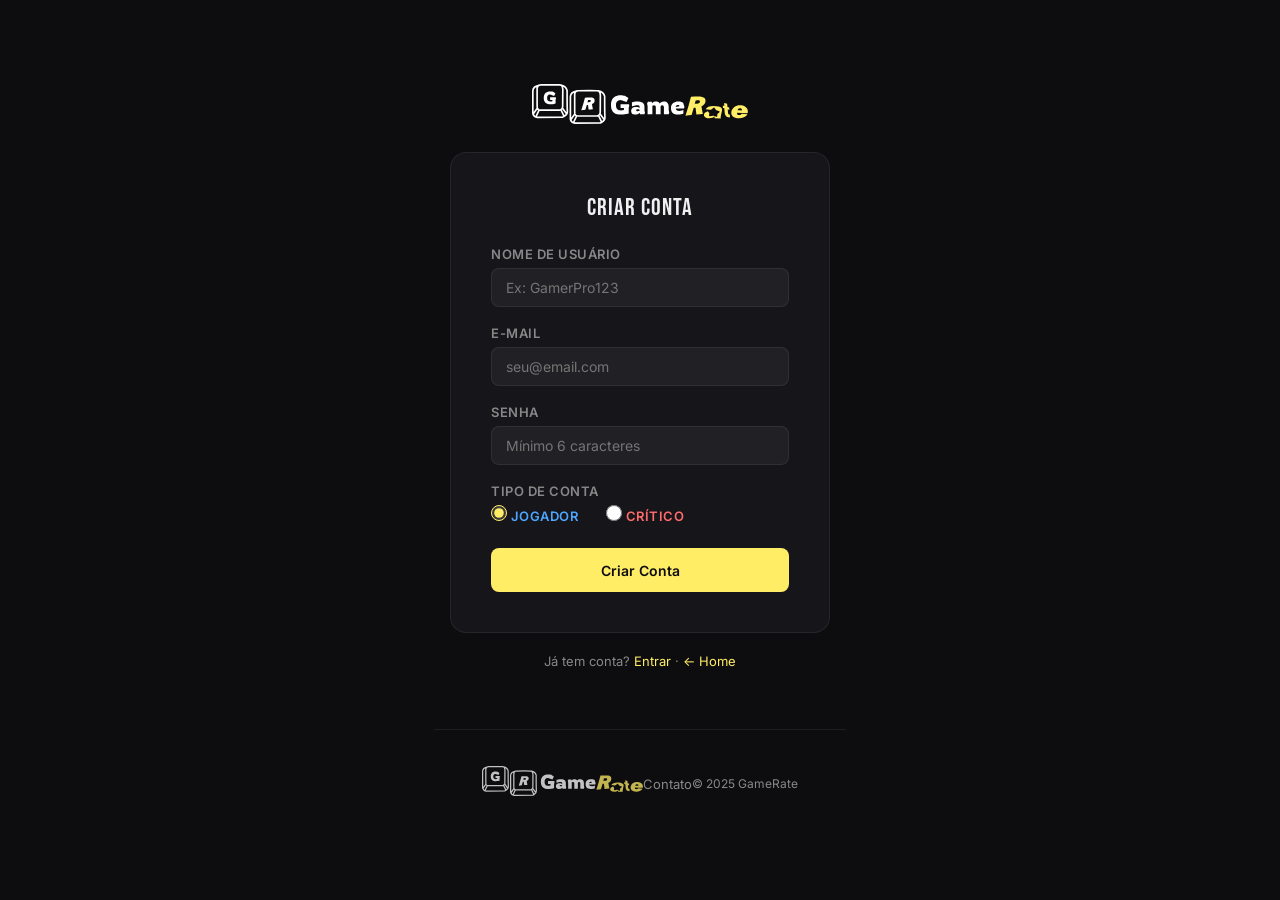
<file: pages/cadastro.html>
<!DOCTYPE html>
<html lang="pt-BR">
<head>
  <meta charset="UTF-8"/>
  <meta name="viewport" content="width=device-width,initial-scale=1.0"/>
  <title>GameRate — Cadastro</title>
  <link rel="stylesheet" href="../css/shared.css"/>
  <style>
    .radio-row { display: flex; gap: 28px; margin: 4px 0 18px; }
    .radio-opt { display: flex; align-items: center; gap: 8px; cursor: pointer; font-size: 14px; font-weight: 600; }
    .radio-opt input { width: 16px; height: 16px; accent-color: var(--accent); cursor: pointer; }
  </style>
</head>
<body class="auth-page">

<div class="auth-box">
  <div class="auth-logo">
    <a href="../index.html"><img src="../assets/logo.svg" alt="GameRate"/></a>
  </div>

  <div class="auth-card">
    <div class="auth-card-title">CRIAR CONTA</div>
    <div class="form-group">
      <label>Nome de usuário</label>
      <input type="text" id="usuario" placeholder="Ex: GamerPro123"/>
    </div>
    <div class="form-group">
      <label>E-mail</label>
      <input type="email" id="email" placeholder="seu@email.com"/>
    </div>
    <div class="form-group">
      <label>Senha</label>
      <input type="password" id="senha" placeholder="Mínimo 6 caracteres"/>
    </div>

    <div class="form-group">
      <label>Tipo de conta</label>
      <div class="radio-row">
        <label class="radio-opt">
          <input type="radio" name="perfil" value="Jogador" checked/>
          <span style="color:var(--jogador)">Jogador</span>
        </label>
        <label class="radio-opt">
          <input type="radio" name="perfil" value="Crítico Especializado"/>
          <span style="color:var(--critico)">Crítico</span>
        </label>
      </div>
    </div>

    <div id="errMsg" class="form-error" style="margin-bottom:12px"></div>
    <button class="btn btn-accent btn-full" id="btnCadastro">Criar Conta</button>
  </div>

  <div class="auth-footer">
    Já tem conta? <a href="./login.html">Entrar</a> · <a href="../index.html">← Home</a>
  </div>
</div>

<footer class="footer">
  <a href="../index.html" class="footer-logo"><img src="../assets/logo.svg" alt="GameRate"/></a>
  <div class="footer-links"><a href="./contato.html">Contato</a></div>
  <div class="footer-copy">© 2025 GameRate</div>
</footer>

<script type="module">
  import { api }                     from '../js/api.js';
  import { saveSession, isLoggedIn } from '../js/auth.js';

  if (isLoggedIn()) location.href = '../index.html';

  const errEl = document.getElementById('errMsg');
  const btnEl = document.getElementById('btnCadastro');

  btnEl.addEventListener('click', async () => {
    const nome_usuario    = document.getElementById('usuario').value.trim();
    const email           = document.getElementById('email').value.trim();
    const senha           = document.getElementById('senha').value;
    const perfil_escolhido= document.querySelector('input[name="perfil"]:checked').value;
    errEl.textContent = '';

    if (!nome_usuario || !email || !senha) { errEl.textContent = 'Preencha todos os campos'; return; }
    if (senha.length < 6) { errEl.textContent = 'Senha deve ter no mínimo 6 caracteres'; return; }

    btnEl.textContent = 'Criando...'; btnEl.disabled = true;
    try {
      const data = await api.post('/auth/cadastro', { nome_usuario, email, senha, perfil_escolhido });
      saveSession(data.token, data.nome, data.perfil, data.id);
      location.href = '../index.html';
    } catch(e) {
      errEl.textContent = e.message;
      btnEl.textContent = 'Criar Conta'; btnEl.disabled = false;
    }
  });
</script>
</body>
</html>
</file>
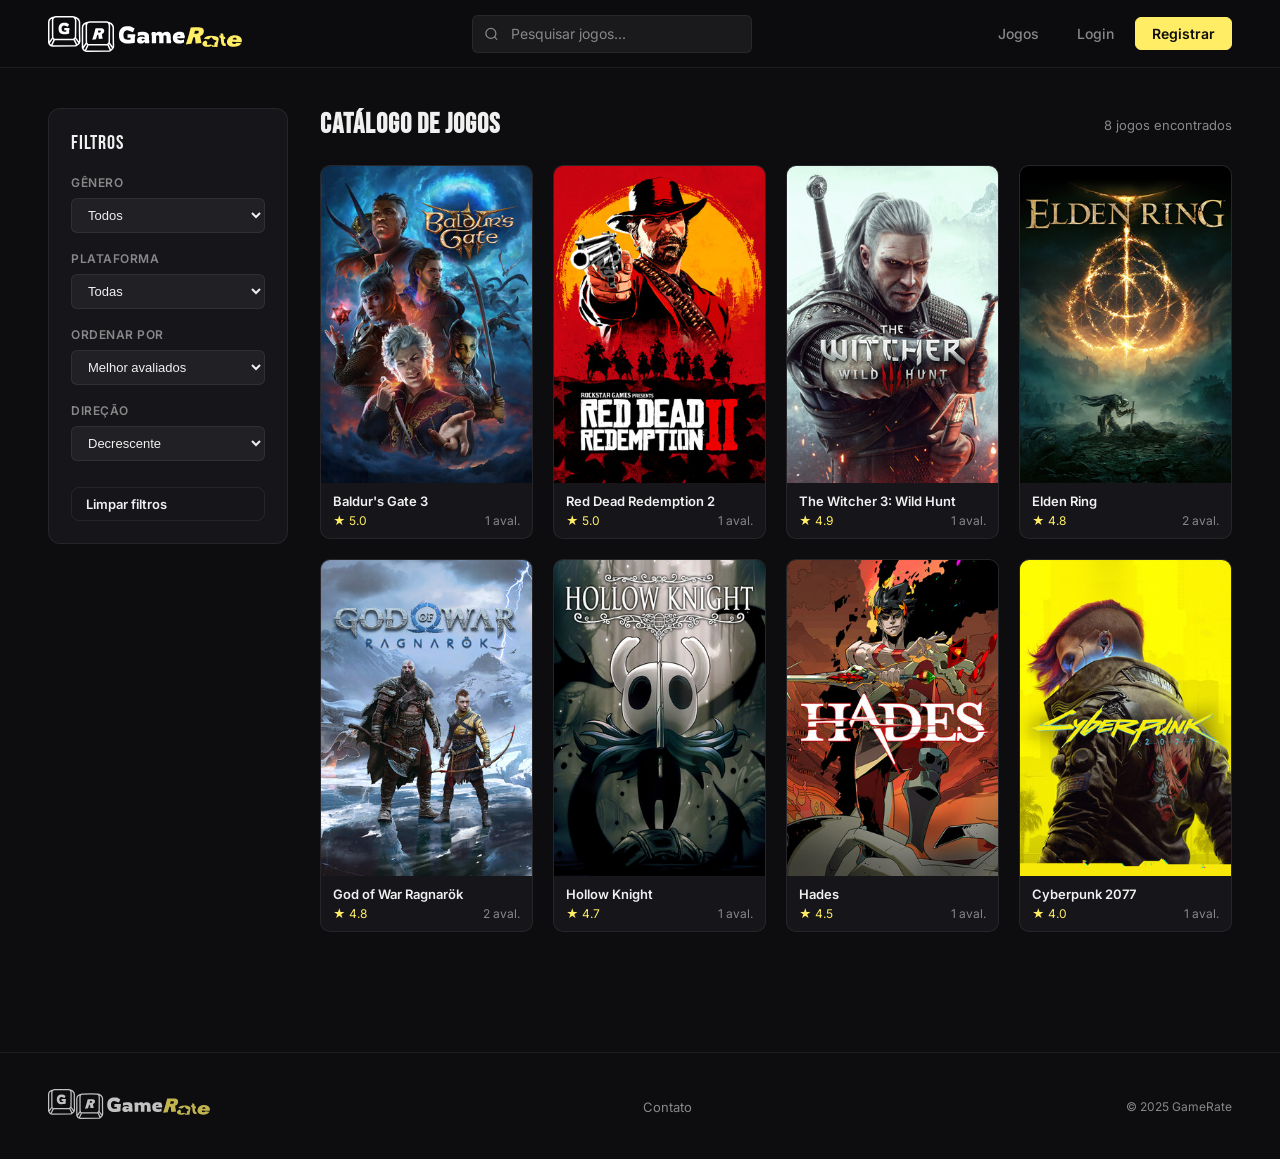
<file: pages/catalogo.html>
<!DOCTYPE html>
<html lang="pt-BR">
<head>
  <meta charset="UTF-8"/>
  <meta name="viewport" content="width=device-width,initial-scale=1.0"/>
  <title>GameRate — Catálogo</title>
  <link rel="stylesheet" href="../css/shared.css"/>
  <style>
    .cat-layout {
      display: grid;
      grid-template-columns: 240px 1fr;
      gap: 32px;
      padding: 40px 48px;
      position: relative;
      z-index: 1;
    }
    .filters-panel {
      background: var(--surface);
      border: 1px solid var(--border);
      border-radius: 12px;
      padding: 22px;
      height: fit-content;
      position: sticky;
      top: 84px;
    }
    .filter-title {
      font-family: 'Bebas Neue', sans-serif;
      font-size: 20px;
      letter-spacing: 1px;
      margin-bottom: 20px;
    }
    .filter-group { margin-bottom: 18px; }
    .filter-group label {
      display: block;
      font-size: 12px;
      font-weight: 600;
      color: var(--muted);
      text-transform: uppercase;
      letter-spacing: .5px;
      margin-bottom: 8px;
    }
    .filter-group select,
    .filter-group input {
      width: 100%;
      background: rgba(255,255,255,.05);
      border: 1px solid var(--border);
      border-radius: 6px;
      padding: 8px 12px;
      color: var(--text);
      font-size: 13px;
      outline: none;
    }
    .filter-group select:focus,
    .filter-group input:focus { border-color: rgba(255,255,255,.25); }
    .filter-group select option { background: var(--surface); }

    .games-grid {
      display: grid;
      grid-template-columns: repeat(auto-fill, minmax(180px, 1fr));
      gap: 20px;
    }
    .cat-header { display: flex; justify-content: space-between; align-items: center; margin-bottom: 24px; }
    .cat-header h2 { font-family: 'Bebas Neue', sans-serif; font-size: 28px; letter-spacing: 1px; }
    .total { font-size: 13px; color: var(--muted); }

    @media (max-width: 900px) {
      .cat-layout { grid-template-columns: 1fr; padding: 24px 16px; }
      .filters-panel { position: static; }
    }
  </style>
</head>
<body>
<header class="top-bar">
  <a href="../index.html" class="logo"><img src="../assets/logo.svg" alt="GameRate"/></a>
  <div class="search-wrap">
    <svg class="ico" width="15" height="15" viewBox="0 0 24 24" fill="none" stroke="currentColor" stroke-width="2">
      <circle cx="11" cy="11" r="8"/><line x1="21" y1="21" x2="16.65" y2="16.65"/>
    </svg>
    <input type="text" id="searchInput" placeholder="Pesquisar jogos..."/>
  </div>
  <nav class="nav-links">
    <a href="./catalogo.html">Jogos</a>
    <a href="./login.html"    class="guest-only">Login</a>
    <a href="./cadastro.html" class="guest-only btn-solid">Registrar</a>
    <a href="./avaliacao-nova.html" class="auth-only btn-criar" style="display:none">Criar Análise</a>
    <a href="./perfil.html" class="auth-only" style="display:none">
      <svg width="15" height="15" viewBox="0 0 24 24" fill="none" stroke="currentColor" stroke-width="2">
        <path d="M20 21v-2a4 4 0 0 0-4-4H8a4 4 0 0 0-4 4v2"/>
        <circle cx="12" cy="7" r="4"/>
      </svg>
      <span class="nav-username"></span>
    </a>
    <a href="#" data-action="logout" class="auth-only" style="display:none">Sair</a>
  </nav>
</header>

<div class="page-wrap">
  <div class="cat-layout">

    <aside class="filters-panel">
      <div class="filter-title">FILTROS</div>
      <div class="filter-group">
        <label>Gênero</label>
        <select id="fGenero"><option value="">Todos</option></select>
      </div>
      <div class="filter-group">
        <label>Plataforma</label>
        <select id="fPlat"><option value="">Todas</option></select>
      </div>
      <div class="filter-group">
        <label>Ordenar por</label>
        <select id="fOrdem">
          <option value="nota_media">Melhor avaliados</option>
          <option value="total_avaliacoes">Mais avaliados</option>
          <option value="data_lancamento">Mais recentes</option>
          <option value="nome_jogo">Nome A-Z</option>
        </select>
      </div>
      <div class="filter-group">
        <label>Direção</label>
        <select id="fDir">
          <option value="DESC">Decrescente</option>
          <option value="ASC">Crescente</option>
        </select>
      </div>
      <button class="btn btn-ghost btn-sm" id="btnReset" style="width:100%;margin-top:8px">
        Limpar filtros
      </button>
    </aside>

    <main>
      <div class="cat-header">
        <h2>CATÁLOGO DE JOGOS</h2>
        <span class="total" id="totalLabel">...</span>
      </div>
      <div class="games-grid" id="gamesGrid">
        <div class="empty-state" style="grid-column:1/-1">
          <div class="empty-icon">⏳</div><p>Carregando...</p>
        </div>
      </div>
      <div class="pagination" id="pagination"></div>
    </main>

  </div>
</div>

<footer class="footer">
  <a href="../index.html" class="footer-logo"><img src="../assets/logo.svg" alt="GameRate"/></a>
  <div class="footer-links"><a href="./contato.html">Contato</a></div>
  <div class="footer-copy">© 2025 GameRate</div>
</footer>

<script type="module">
  import { api }                           from '../js/api.js';
  import { setupNav, logout, onDelegated, getBasePath } from '../js/ui.js';

  setupNav();
  onDelegated('logout',    (el, e) => { e.preventDefault(); logout(); });
  onDelegated('open-game', (el)    => { location.href = `./jogo.html?id=${el.dataset.id}`; });

  const urlParams = new URLSearchParams(location.search);
  let page = 1;
  const LIMIT = 20;

  if (urlParams.get('search')) document.getElementById('searchInput').value = urlParams.get('search');

  document.getElementById('searchInput').addEventListener('keyup', (e) => {
    if (e.key === 'Enter') { page = 1; loadJogos(); }
  });
  ['fGenero','fPlat','fOrdem','fDir'].forEach(id =>
    document.getElementById(id).addEventListener('change', () => { page = 1; loadJogos(); })
  );
  document.getElementById('btnReset').addEventListener('click', () => {
    document.getElementById('fGenero').value = '';
    document.getElementById('fPlat').value   = '';
    document.getElementById('fOrdem').value  = 'nota_media';
    document.getElementById('fDir').value    = 'DESC';
    document.getElementById('searchInput').value = '';
    page = 1; loadJogos();
  });

  async function loadFiltros() {
    const [gs, ps] = await Promise.all([api.get('/generos'), api.get('/plataformas')]);
    const selG = document.getElementById('fGenero');
    gs.forEach(g => selG.innerHTML += `<option value="${g.nome_genero}">${g.nome_genero} (${g.total_jogos})</option>`);
    if (urlParams.get('genero')) selG.value = urlParams.get('genero');
    const selP = document.getElementById('fPlat');
    ps.forEach(p => selP.innerHTML += `<option value="${p.nome_plataforma}">${p.nome_plataforma}</option>`);
  }

  async function loadJogos() {
    const grid = document.getElementById('gamesGrid');
    grid.innerHTML = '<div class="empty-state" style="grid-column:1/-1"><div class="empty-icon">⏳</div><p>Carregando...</p></div>';

    const q = new URLSearchParams({
      search:     document.getElementById('searchInput').value,
      genero:     document.getElementById('fGenero').value,
      plataforma: document.getElementById('fPlat').value,
      ordem:      document.getElementById('fOrdem').value,
      dir:        document.getElementById('fDir').value,
      page, limit: LIMIT
    });

    const data = await api.get(`/jogos?${q}`);
    document.getElementById('totalLabel').textContent = `${data.total} jogos encontrados`;

    if (!data.jogos.length) {
      grid.innerHTML = '<div class="empty-state" style="grid-column:1/-1"><div class="empty-icon">🎮</div><p>Nenhum jogo encontrado.</p></div>';
    } else {
      const basePath = getBasePath();
      grid.innerHTML = data.jogos.map(g => {
        const nota = g.nota_media ? parseFloat(g.nota_media).toFixed(1) : '—';
        const imgSrc = g.capa.startsWith('http') ? g.capa : basePath + g.capa.replace('./', '');
        const img  = imgSrc ? `<img class="game-card-grid-img" src="${imgSrc}" alt="${g.nome_jogo}" loading="lazy" onerror="this.style.background='var(--surface2)';this.style.display='none'">` : `<div class="game-card-grid-img"></div>`;
        return `
          <div class="game-card-grid" data-id="${g.id_jogo}" data-action="open-game">
            ${img}
            <div class="game-card-grid-body">
              <div class="game-card-grid-title">${g.nome_jogo}</div>
              <div class="game-card-grid-meta">
                <span style="color:var(--accent)">★ ${nota}</span>
                <span>${g.total_avaliacoes || 0} aval.</span>
              </div>
            </div>
          </div>`;
      }).join('');
    }

    renderPagination(data.total);
  }

  function renderPagination(total) {
    const pages = Math.ceil(total / LIMIT);
    const pag   = document.getElementById('pagination');
    if (pages <= 1) { pag.innerHTML = ''; return; }

    let html = `<button class="page-btn" id="prevPage" ${page===1?'disabled':''}>‹</button>`;
    for (let i = 1; i <= pages; i++) {
      if (i === 1 || i === pages || Math.abs(i - page) <= 2)
        html += `<button class="page-btn ${i===page?'active':''}" data-page="${i}">${i}</button>`;
      else if (Math.abs(i - page) === 3)
        html += `<span style="color:var(--muted);padding:0 4px">…</span>`;
    }
    html += `<button class="page-btn" id="nextPage" ${page===pages?'disabled':''}>›</button>`;
    pag.innerHTML = html;

    pag.addEventListener('click', (e) => {
      const btn = e.target.closest('[data-page]');
      if (btn) { page = parseInt(btn.dataset.page); loadJogos(); scrollTo({top:0,behavior:'smooth'}); }
      if (e.target.id === 'prevPage') { page--; loadJogos(); scrollTo({top:0,behavior:'smooth'}); }
      if (e.target.id === 'nextPage') { page++; loadJogos(); scrollTo({top:0,behavior:'smooth'}); }
    });
  }

  await loadFiltros();
  await loadJogos();
</script>
</body>
</html>
</file>
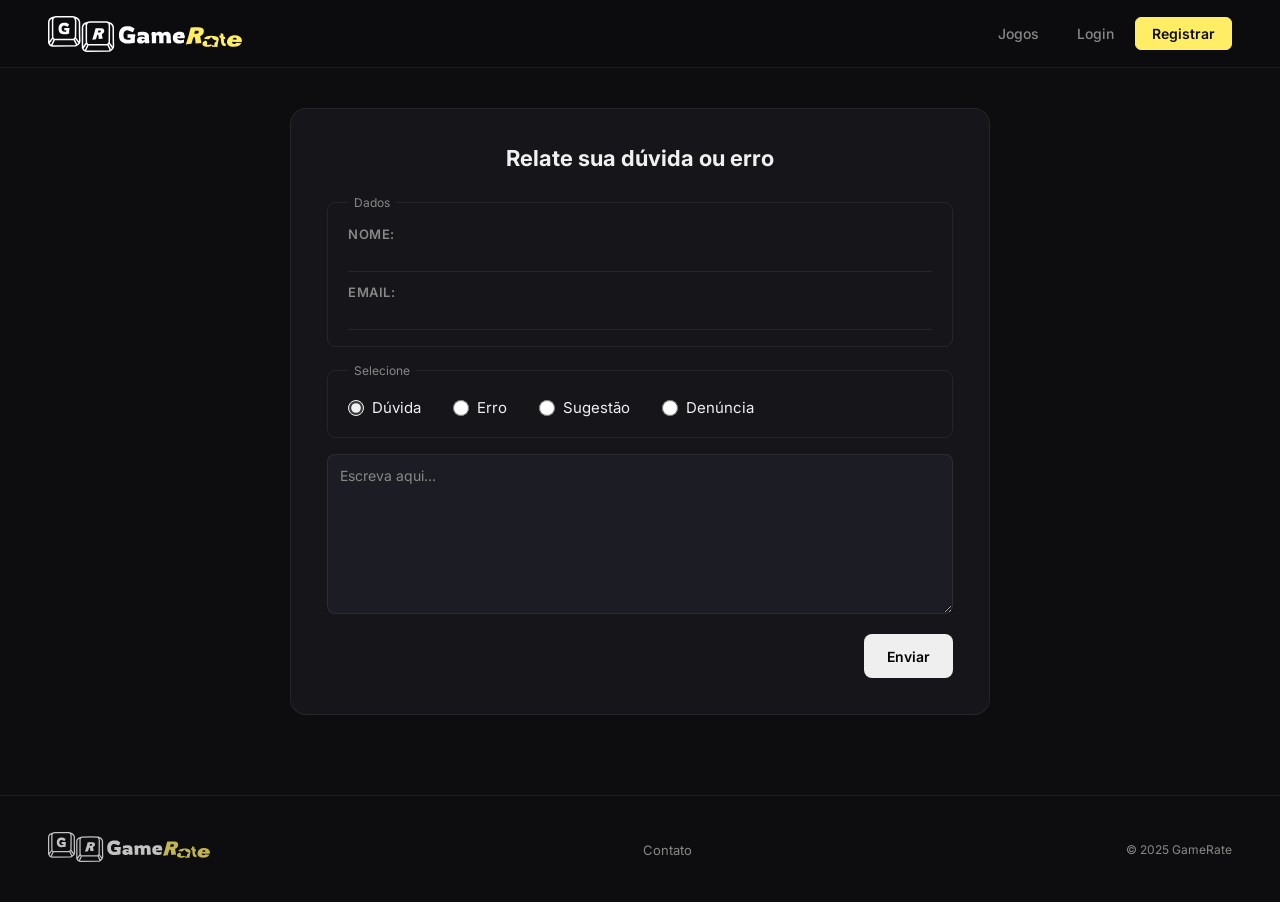
<file: pages/contato.html>
<!DOCTYPE html>
<html lang="pt-BR">
<head>
  <meta charset="UTF-8"/>
  <meta name="viewport" content="width=device-width,initial-scale=1.0"/>
  <title>GameRate — Contato</title>
  <link rel="stylesheet" href="../css/shared.css"/>
  <style>
    body { display: flex; flex-direction: column; min-height: 100vh; }
    .contato-wrap { flex: 1; display: flex; align-items: center; justify-content: center; padding: 40px 16px; }
    .form-card {
      background: var(--surface);
      border: 1px solid var(--border);
      border-radius: 16px;
      padding: 36px;
      width: 100%;
      max-width: 700px;
    }
    .form-card-title { font-size: 22px; font-weight: 700; text-align: center; margin-bottom: 24px; }

    fieldset {
      border: 1px solid var(--border);
      border-radius: 8px;
      padding: 16px 20px;
      margin-bottom: 16px;
    }
    legend { font-size: 12px; color: var(--muted); padding: 0 6px; }
    fieldset .form-group { margin-bottom: 12px; }
    fieldset .form-group:last-child { margin-bottom: 0; }
    fieldset .form-group label { font-size: 13px; margin-bottom: 4px; }
    fieldset .form-group input { background: transparent; border: none; border-bottom: 1px solid var(--border); border-radius: 0; padding: 4px 0; }
    fieldset .form-group input:focus { border-color: var(--text); }
    .radio-row { display: flex; gap: 32px; padding: 4px 0; }
    .radio-opt { display: flex; align-items: center; gap: 8px; font-size: 15px; cursor: pointer; }
    .radio-opt input { width: 16px; height: 16px; accent-color: var(--text); cursor: pointer; }
    textarea.msg-area {
      width: 100%;
      background: var(--surface2);
      border: 1px solid var(--border);
      border-radius: 8px;
      padding: 12px;
      color: var(--text);
      font-size: 14px;
      font-family: 'Inter', sans-serif;
      outline: none;
      resize: vertical;
      min-height: 160px;
    }
    textarea.msg-area::placeholder { color: var(--muted); }
    textarea.msg-area:focus { border-color: #888; }
    .success-box { text-align: center; padding: 24px; }
    .success-box .icon { font-size: 40px; margin-bottom: 12px; }
    .success-box p { color: var(--muted); margin-top: 8px; }
  </style>
</head>
<body>
<header class="top-bar">
  <a href="../index.html" class="logo"><img src="../assets/logo.svg" alt="GameRate"/></a>
  <div class="search-wrap" style="visibility:hidden"></div>
  <nav class="nav-links">
    <a href="./catalogo.html">Jogos</a>
    <a href="./login.html" class="guest-only">Login</a>
    <a href="./cadastro.html" class="guest-only btn-solid">Registrar</a>
    <a href="./perfil.html"   class="auth-only" style="display:none"><span class="nav-username"></span></a>
    <a href="#" data-action="logout" class="auth-only" style="display:none">Sair</a>
  </nav>
</header>

<div class="contato-wrap">
  <div class="form-card" id="formCard">
    <div class="form-card-title">Relate sua dúvida ou erro</div>

    <fieldset>
      <legend>Dados</legend>
      <div class="form-group"><label>Nome:</label><input type="text" id="nome" placeholder=" "/></div>
      <div class="form-group"><label>Email:</label><input type="email" id="email" placeholder=" "/></div>
    </fieldset>

    <fieldset>
      <legend>Selecione</legend>
      <div class="radio-row">
        <label class="radio-opt"><input type="radio" name="tipo" value="Dúvida" checked/> Dúvida</label>
        <label class="radio-opt"><input type="radio" name="tipo" value="Erro"/>    Erro</label>
        <label class="radio-opt"><input type="radio" name="tipo" value="Sugestão"/> Sugestão</label>
        <label class="radio-opt"><input type="radio" name="tipo" value="Denúncia"/> Denúncia</label>
      </div>
    </fieldset>

    <textarea class="msg-area" id="mensagem" placeholder="Escreva aqui..."></textarea>

    <div id="errMsg" class="form-error" style="margin:10px 0"></div>
    <div style="text-align:right;margin-top:16px">
      <button class="btn btn-primary" id="btnEnviar">Enviar</button>
    </div>
  </div>
</div>

<footer class="footer">
  <a href="../index.html" class="footer-logo"><img src="../assets/logo.svg" alt="GameRate"/></a>
  <div class="footer-links"><a href="./contato.html">Contato</a></div>
  <div class="footer-copy">© 2025 GameRate</div>
</footer>

<script type="module">
  import { api }                     from '../js/api.js';

  setupNav();
  onDelegated('logout', (el, e) => { e.preventDefault(); logout(); });

  document.getElementById('btnEnviar').addEventListener('click', async () => {
    const nome    = document.getElementById('nome').value.trim();
    const email   = document.getElementById('email').value.trim();
    const tipo    = document.querySelector('input[name="tipo"]:checked').value;
    const mensagem= document.getElementById('mensagem').value.trim();
    const errEl   = document.getElementById('errMsg');
    errEl.textContent = '';

    if (!email || !mensagem) { errEl.textContent = 'Preencha e-mail e mensagem'; return; }

    const btn = document.getElementById('btnEnviar');
    btn.textContent = 'Enviando...'; btn.disabled = true;

    try {
      await api.post('/contato', { email_contato: email, tipo, mensagem });
      document.getElementById('formCard').innerHTML = `
        <div class="success-box">
          <div class="icon">✅</div>
          <div style="font-size:18px;font-weight:700">Mensagem enviada!</div>
          <p>Nossa equipe responderá no e-mail informado.</p>
          <a href="../index.html" class="btn btn-ghost" style="margin-top:20px;display:inline-flex">← Voltar ao início</a>
        </div>`;
    } catch(e) {
      errEl.textContent = e.message;
      btn.textContent = 'Enviar'; btn.disabled = false;
    }
  });
</script>
</body>
</html>
</file>
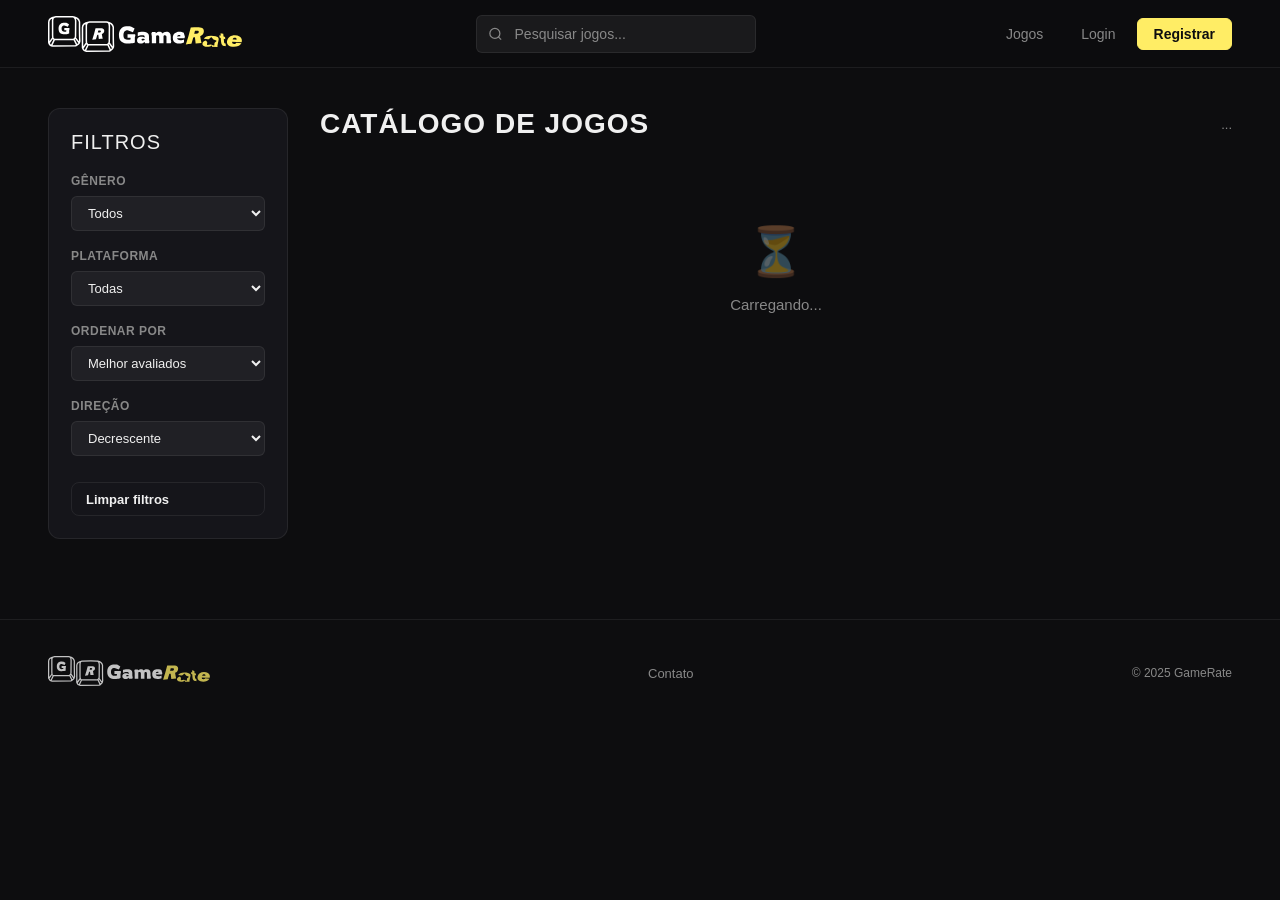
<file: pages/jogo.html>
<!DOCTYPE html>
<html lang="pt-BR">
<head>
  <meta charset="UTF-8"/>
  <meta name="viewport" content="width=device-width,initial-scale=1.0"/>
  <title>GameRate — Jogo</title>
  <link rel="stylesheet" href="../css/shared.css"/>
  <style>
    .jogo-hero {
      position: relative; z-index: 1;
      padding: 40px 48px;
      display: grid;
      grid-template-columns: 220px 1fr;
      gap: 40px;
      align-items: start;
    }
    .jogo-capa {
      width: 220px; height: 300px;
      border-radius: 12px; object-fit: cover;
      background: var(--surface2);
      display: block;
      border: 1px solid var(--border);
    }
    .jogo-info { padding-top: 8px; }
    .jogo-tags { display: flex; flex-wrap: wrap; gap: 8px; margin-bottom: 16px; }
    .jogo-title {
      font-family: 'Bebas Neue', sans-serif;
      font-size: clamp(36px, 5vw, 64px);
      letter-spacing: 1px; line-height: 1;
      margin-bottom: 12px;
    }
    .jogo-dev { font-size: 14px; color: var(--muted); margin-bottom: 24px; }
    .jogo-score-row {
      display: flex; align-items: center; gap: 24px;
      margin-bottom: 24px; flex-wrap: wrap;
    }
    .jogo-nota {
      font-family: 'Bebas Neue', sans-serif;
      font-size: 64px; color: var(--accent); line-height: 1;
    }
    .jogo-nota-sub { font-size: 12px; color: var(--muted); text-transform: uppercase; letter-spacing: .5px; }
    .jogo-stat-num   { font-family: 'Bebas Neue', sans-serif; font-size: 28px; color: var(--text); }
    .jogo-stat-label { font-size: 11px; color: var(--muted); }
    .jogo-desc { font-size: 15px; color: var(--muted); line-height: 1.7; max-width: 600px; margin-bottom: 28px; }
    .jogo-actions { display: flex; gap: 12px; flex-wrap: wrap; }

    .aval-section { padding: 0 48px 60px; position: relative; z-index: 1; }
    .aval-header  { display: flex; justify-content: space-between; align-items: center; margin-bottom: 24px; }
    .aval-list    { display: flex; flex-direction: column; gap: 16px; }

    .aval-card { background: var(--surface); border: 1px solid var(--border); border-radius: 12px; padding: 22px; cursor: pointer; }
    .aval-card:hover { border-color: rgba(232,255,71,.2); }
    .aval-card-top { display: flex; justify-content: space-between; align-items: flex-start; margin-bottom: 10px; }
    .aval-card-title { font-size: 15px; font-weight: 600; }
    .aval-nota-badge { font-family: 'Bebas Neue', sans-serif; font-size: 24px; color: var(--accent); }
    .aval-text { font-size: 13px; color: var(--muted); line-height: 1.65; margin-bottom: 14px; display: -webkit-box; -webkit-line-clamp: 3; line-clamp: 3; -webkit-box-orient: vertical; overflow: hidden; }
    .aval-footer { display: flex; justify-content: space-between; align-items: center; font-size: 12px; color: var(--muted); }

    @media (max-width: 768px) {
      .jogo-hero { grid-template-columns: 1fr; padding: 24px 16px; }
      .jogo-capa { width: 100%; height: 200px; }
      .aval-section { padding: 0 16px 40px; }
    }
  </style>
</head>
<body>
<header class="top-bar">
  <a href="../index.html" class="logo"><img src="../assets/logo.svg" alt="GameRate"/></a>
  <div class="search-wrap">
    <svg class="ico" width="15" height="15" viewBox="0 0 24 24" fill="none" stroke="currentColor" stroke-width="2">
      <circle cx="11" cy="11" r="8"/><line x1="21" y1="21" x2="16.65" y2="16.65"/>
    </svg>
    <input type="text" id="searchInput" placeholder="Pesquisar jogos..."/>
  </div>
  <nav class="nav-links">
    <a href="./catalogo.html">Jogos</a>
    <a href="./login.html"    class="guest-only">Login</a>
    <a href="./cadastro.html" class="guest-only btn-solid">Registrar</a>
    <a href="./avaliacao-nova.html" class="auth-only btn-criar" style="display:none">Criar Análise</a>
    <a href="./perfil.html" class="auth-only" style="display:none">
      <svg width="15" height="15" viewBox="0 0 24 24" fill="none" stroke="currentColor" stroke-width="2">
        <path d="M20 21v-2a4 4 0 0 0-4-4H8a4 4 0 0 0-4 4v2"/>
        <circle cx="12" cy="7" r="4"/>
      </svg>
      <span class="nav-username"></span>
    </a>
    <a href="#" data-action="logout" class="auth-only" style="display:none">Sair</a>
  </nav>
</header>

<div class="page-wrap">
  <div class="jogo-hero" id="jogoHero">
    <div class="empty-state" style="grid-column:1/-1">
      <div class="empty-icon">⏳</div><p>Carregando...</p>
    </div>
  </div>

  <div class="aval-section">
    <div class="aval-header">
      <div class="section-title">AVALIAÇÕES <span id="avalCount"></span></div>
      <button class="btn btn-accent btn-sm auth-only" id="btnAvaliar" style="display:none">
        + Escrever avaliação
      </button>
    </div>
    <div class="aval-list" id="avalList">
      <div class="empty-state"><div class="empty-icon">⏳</div><p>Carregando...</p></div>
    </div>
  </div>
</div>

<div class="modal-bg" id="modalBg">
  <div class="modal">
    <div class="modal-title">NOVA AVALIAÇÃO</div>
    <div class="form-group">
      <label>Nota (1 a 5)</label>
      <div class="nota-slider">
        <input type="range" id="modalNota" min="1" max="5" step="0.5" value="4"/>
        <div class="nota-val" id="notaVal">4</div>
      </div>
    </div>
    <div class="form-group">
      <label>Título</label>
      <input type="text" id="modalTitulo" placeholder="Resumo da sua opinião"/>
    </div>
    <div class="form-group">
      <label>Avaliação (mín. 40 caracteres)</label>
      <textarea id="modalTexto" rows="5" placeholder="Escreva sua análise detalhada..."></textarea>
    </div>
    <div id="modalErr" class="form-error" style="margin-bottom:12px"></div>
    <div style="display:flex;gap:10px">
      <button class="btn btn-accent" id="btnEnviarAval">Publicar</button>
      <button class="btn btn-ghost"  id="btnCancelarAval">Cancelar</button>
    </div>
  </div>
</div>

<footer class="footer">
  <a href="../index.html" class="footer-logo"><img src="../assets/logo.svg" alt="GameRate"/></a>
  <div class="footer-links"><a href="./contato.html">Contato</a></div>
  <div class="footer-copy">© 2025 GameRate</div>
</footer>

<script type="module">
  import { api }                          from '../js/api.js';
  import { getUser, isLoggedIn }          from '../js/auth.js';
  import { setupNav, logout, onDelegated,
           fmtDate, colorFor, toast, getBasePath }     from '../js/ui.js';

  setupNav();
  onDelegated('logout',      (el, e) => { e.preventDefault(); logout(); });
  onDelegated('open-review', (el)    => { location.href = `./avaliacao.html?id=${el.dataset.id}`; });

  const jogoId = new URLSearchParams(location.search).get('id');
  if (!jogoId) location.href = './catalogo.html';

  document.getElementById('searchInput').addEventListener('keyup', (e) => {
    if (e.key === 'Enter') location.href = `./catalogo.html?search=${e.target.value}`;
  });

  document.getElementById('modalNota').addEventListener('input', (e) => {
    document.getElementById('notaVal').textContent = e.target.value;
  });
  document.getElementById('modalBg').addEventListener('click', (e) => {
    if (e.target === document.getElementById('modalBg'))
      document.getElementById('modalBg').classList.remove('open');
  });
  document.getElementById('btnCancelarAval').addEventListener('click', () =>
    document.getElementById('modalBg').classList.remove('open')
  );
  document.getElementById('btnAvaliar').addEventListener('click', () => {
    if (!isLoggedIn()) { location.href = `./login.html`; return; }
    document.getElementById('modalBg').classList.add('open');
  });
  document.getElementById('btnEnviarAval').addEventListener('click', async () => {
    const nota   = parseFloat(document.getElementById('modalNota').value);
    const titulo = document.getElementById('modalTitulo').value.trim();
    const texto  = document.getElementById('modalTexto').value.trim();
    const errEl  = document.getElementById('modalErr');
    errEl.textContent = '';
    if (!titulo || !texto)  { errEl.textContent = 'Preencha todos os campos'; return; }
    if (texto.length < 40)  { errEl.textContent = 'Texto deve ter no mínimo 40 caracteres'; return; }
    const btn = document.getElementById('btnEnviarAval');
    btn.textContent = 'Publicando...'; btn.disabled = true;
    try {
      await api.post('/avaliacoes', { id_jogo_fk: parseInt(jogoId), nota, titulo, texto });
      document.getElementById('modalBg').classList.remove('open');
      toast('Avaliação publicada!', 'success');
      await Promise.all([loadJogo(), loadAvaliacoes()]);
    } catch(e) {
      errEl.textContent = e.message;
      btn.textContent = 'Publicar'; btn.disabled = false;
    }
  });

  async function loadJogo() {
    const j = await api.get(`/jogos/${jogoId}`);
    document.title = `GameRate — ${j.nome_jogo}`;

    const nota    = j.nota_media ? parseFloat(j.nota_media).toFixed(1) : '—';
    const generos = j.generos.map(g => `<span class="tag tag-accent">${g.nome_genero}</span>`).join('');
    const plats   = j.plataformas.map(p => `<span class="tag">${p.nome_plataforma}</span>`).join('');
    const dataFmt = new Date(j.data_lancamento).toLocaleDateString('pt-BR', {year:'numeric', month:'long'});
    const basePath = getBasePath();

    document.getElementById('jogoHero').innerHTML = `
      ${j.capa
        ? `<img class="jogo-capa" src="${j.capa.startsWith('http') ? j.capa : basePath + j.capa.replace('./', '')}" alt="${j.nome_jogo}">`
        : `<div class="jogo-capa" style="display:flex;align-items:center;justify-content:center;color:var(--muted);font-size:13px">Sem capa</div>`}
      <div class="jogo-info">
        <div class="jogo-tags">${generos}${plats}</div>
        <h1 class="jogo-title">${j.nome_jogo}</h1>
        <div class="jogo-dev">${j.desenvolvedora} · ${dataFmt}</div>
        <div class="jogo-score-row">
          <div>
            <div class="jogo-nota">${nota}</div>
            <div class="jogo-nota-sub">Nota média / 5</div>
          </div>
          <div style="text-align:center">
            <div class="jogo-stat-num">${j.total_avaliacoes || 0}</div>
            <div class="jogo-stat-label">Avaliações</div>
          </div>
        </div>
        <p class="jogo-desc">${j.descricao}</p>
        <div class="jogo-actions">
          <a href="./catalogo.html" class="btn btn-ghost">← Catálogo</a>
        </div>
      </div>`;

    const user = getUser();
    document.querySelectorAll('.auth-only').forEach(el =>
      el.style.display = user ? 'inline-flex' : 'none'
    );
  }

  async function loadAvaliacoes() {
    const data = await api.get(`/avaliacoes?jogo_id=${jogoId}&limit=20`);
    document.getElementById('avalCount').textContent = `(${data.total})`;

    if (!data.avaliacoes.length) {
      document.getElementById('avalList').innerHTML =
        '<div class="empty-state"><div class="empty-icon">💬</div><p>Sem avaliações ainda. Seja o primeiro!</p></div>';
      return;
    }

    const COLORS = ['#FFED65','#ff4f4f','#47c5ff','#ff9f47','#a78bfa','#34d399'];
    document.getElementById('avalList').innerHTML = data.avaliacoes.map((a, i) => {
      const col = COLORS[i % COLORS.length];
      return `
        <div class="aval-card" data-id="${a.id_avaliacao}" data-action="open-review">
          <div class="aval-card-top">
            <div>
              <div class="aval-card-title">${a.titulo}</div>
              <div style="display:flex;align-items:center;gap:8px;margin-top:4px">
                <div style="width:24px;height:24px;border-radius:50%;background:${col};display:flex;align-items:center;justify-content:center;font-size:11px;font-weight:700;color:var(--bg)">${a.nome_usuario.slice(0,2).toUpperCase()}</div>
                <span style="font-size:12px;color:var(--muted)">@${a.nome_usuario} · ${fmtDate(a.data_publicacao)}</span>
              </div>
            </div>
            <div class="aval-nota-badge">${a.nota}</div>
          </div>
          <div class="aval-text">${a.texto}</div>
          <div class="aval-footer">
            <div style="display:flex;gap:16px">
              <span>♥ ${a.total_curtidas} curtidas</span>
              <span>💬 ${a.total_comentarios} comentários</span>
            </div>
          </div>
        </div>`;
    }).join('');
  }

  await Promise.all([loadJogo(), loadAvaliacoes()]);
</script>
</body>
</html>
</file>
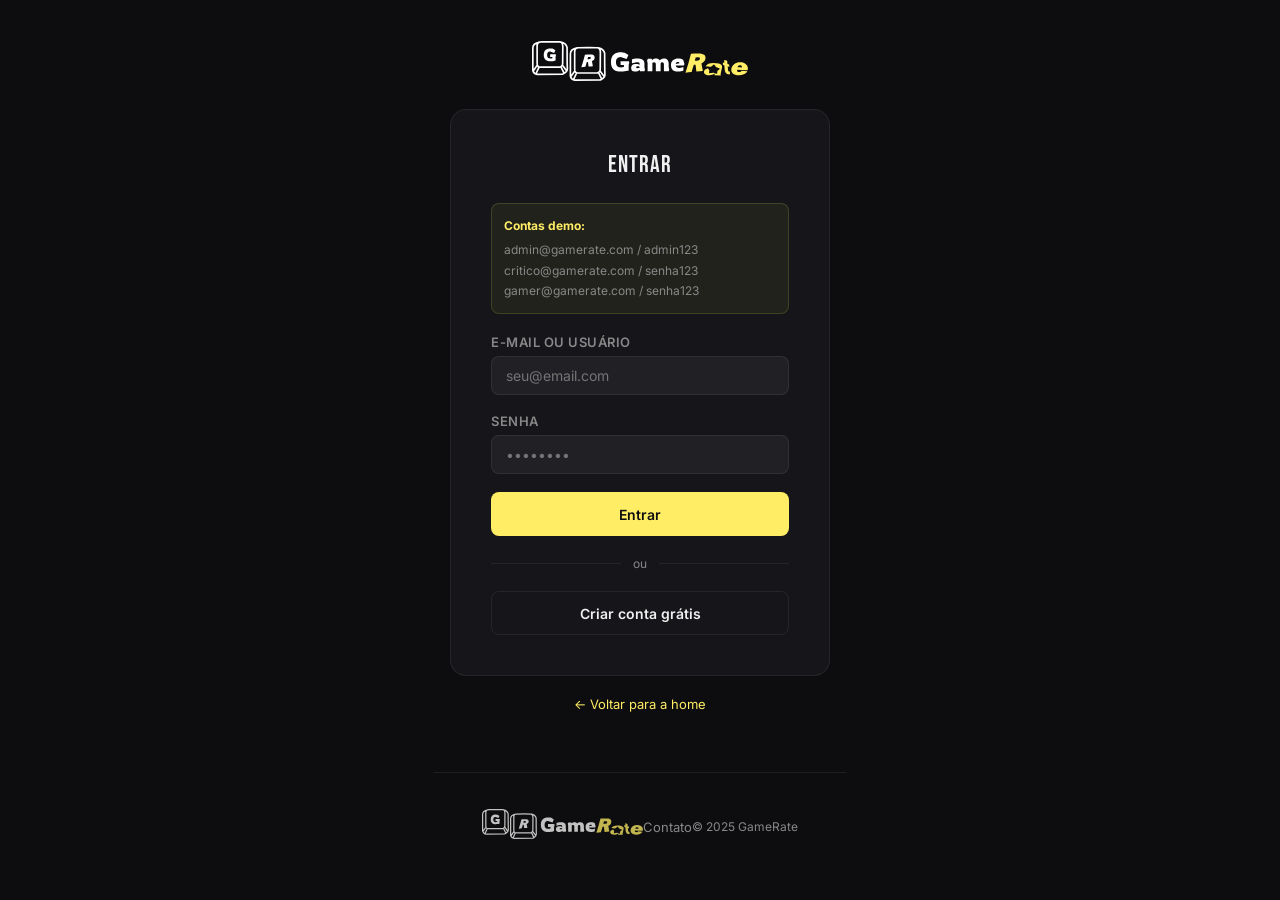
<file: pages/login.html>
<!DOCTYPE html>
<html lang="pt-BR">
<head>
  <meta charset="UTF-8"/>
  <meta name="viewport" content="width=device-width,initial-scale=1.0"/>
  <title>GameRate — Login</title>
  <link rel="stylesheet" href="../css/shared.css"/>
</head>
<body class="auth-page">

<div class="auth-box">
  <div class="auth-logo">
    <a href="../index.html"><img src="../assets/logo.svg" alt="GameRate"/></a>
  </div>

  <div class="auth-card">
    <div class="auth-card-title">ENTRAR</div>

    <div class="demo-hint">
      <strong>Contas demo:</strong>
      admin@gamerate.com / admin123<br>
      critico@gamerate.com / senha123<br>
      gamer@gamerate.com / senha123
    </div>

    <div class="form-group">
      <label>E-mail ou Usuário</label>
      <input type="text" id="loginField" placeholder="seu@email.com"/>
    </div>
    <div class="form-group">
      <label>Senha</label>
      <input type="password" id="senha" placeholder="••••••••"/>
    </div>
    <div id="errMsg" class="form-error" style="margin-bottom:12px"></div>
    <button class="btn btn-accent btn-full" id="btnLogin">Entrar</button>
    <div class="divider">ou</div>
    <a href="./cadastro.html" class="btn btn-ghost btn-full">Criar conta grátis</a>
  </div>

  <div class="auth-footer">
    <a href="../index.html">← Voltar para a home</a>
  </div>
</div>

<footer class="footer">
  <a href="../index.html" class="footer-logo"><img src="../assets/logo.svg" alt="GameRate"/></a>
  <div class="footer-links"><a href="./contato.html">Contato</a></div>
  <div class="footer-copy">© 2025 GameRate</div>
</footer>

<script type="module">
  import { api }                     from '../js/api.js';
  import { saveSession, isLoggedIn } from '../js/auth.js';

  if (isLoggedIn()) location.href = '../index.html';

  const errEl = document.getElementById('errMsg');
  const btnEl = document.getElementById('btnLogin');

  async function handleLogin() {
    const loginField = document.getElementById('loginField').value.trim();
    const senha      = document.getElementById('senha').value;
    errEl.textContent = '';
    if (!loginField || !senha) { errEl.textContent = 'Preencha todos os campos'; return; }

    btnEl.textContent = 'Entrando...'; btnEl.disabled = true;
    try {
      const data = await api.post('/auth/login', { email: loginField, senha });
      saveSession(data.token, data.nome, data.perfil, data.id);
      const dest = new URLSearchParams(location.search).get('next') || '../index.html';
      location.href = dest;
    } catch(e) {
      errEl.textContent = e.message;
      btnEl.textContent = 'Entrar'; btnEl.disabled = false;
    }
  }

  btnEl.addEventListener('click', handleLogin);
  document.getElementById('senha').addEventListener('keyup', (e) => {
    if (e.key === 'Enter') handleLogin();
  });
</script>
</body>
</html>
</file>
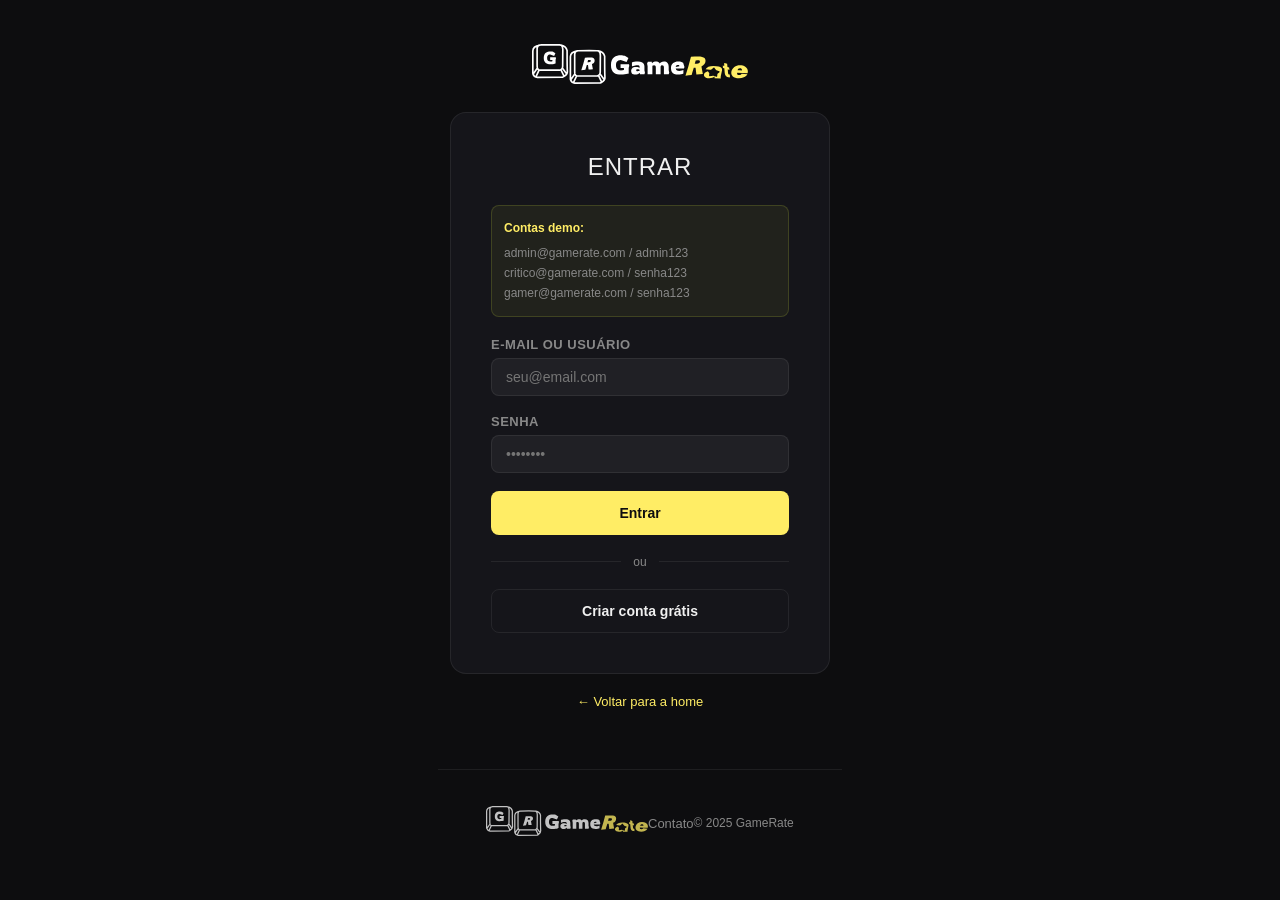
<file: pages/perfil.html>
<!DOCTYPE html>
<html lang="pt-BR">
<head>
  <meta charset="UTF-8"/>
  <meta name="viewport" content="width=device-width,initial-scale=1.0"/>
  <title>GameRate — Perfil</title>
  <link rel="stylesheet" href="../css/shared.css"/>
  <style>
    .perfil-wrap { max-width: 860px; margin: 0 auto; padding: 32px 24px; }

    .perfil-header {
      display: flex;
      align-items: center;
      gap: 20px;
      padding-bottom: 20px;
      border-bottom: 1px solid var(--border);
      margin-bottom: 24px;
    }
    .perfil-avatar {
      width: 80px;
      height: 80px;
      border-radius: 50%;
      background: var(--surface2);
      border: 2px solid var(--border);
      display: flex;
      align-items: center;
      justify-content: center;
      color: var(--muted);
      flex-shrink: 0;
    }
    .perfil-name { font-size: 24px; font-weight: 700; }
    .perfil-role { font-size: 14px; font-weight: 600; margin: 2px 0 8px; }
    .perfil-actions { display: flex; gap: 8px; align-items: center; flex-wrap: wrap; }
    .perfil-seguidores { font-size: 14px; color: var(--muted); margin-left: auto; white-space: nowrap; }

    .section-divider { font-size: 16px; font-weight: 700; margin: 24px 0 14px; }

    .my-review-item {
      display: flex;
      gap: 14px;
      padding: 14px 0;
      border-bottom: 1px solid var(--border);
    }
    .my-review-item:last-child { border-bottom: none; }
    .my-review-cover {
      width: 60px;
      min-width: 60px;
      height: 80px;
      border-radius: 4px;
      object-fit: cover;
      background: var(--surface2);
    }
    .my-review-body  { flex: 1; min-width: 0; }
    .my-review-game  { font-size: 15px; font-weight: 600; margin-bottom: 4px; }
    .my-review-text  {
      font-size: 13px;
      color: #c8c8c8;
      line-height: 1.6;
      display: -webkit-box;
      -webkit-line-clamp: 2;
      line-clamp: 2;
      -webkit-box-orient: vertical;
      overflow: hidden;
      margin-bottom: 8px;
    }
    .my-review-meta { display: flex; gap: 14px; font-size: 13px; color: var(--muted); align-items: center; }
    .my-review-meta button {
      background: none; border: none;
      color: var(--critico); font-size: 13px;
      cursor: pointer; padding: 0;
    }
    .my-review-meta button:hover { text-decoration: underline; }

    .edit-panel { background: var(--surface); border: 1px solid var(--border); border-radius: var(--radius); padding: 24px; }
  </style>
</head>
<body>
<header class="top-bar">
  <a href="../index.html" class="logo"><img src="../assets/logo.svg" alt="GameRate"/></a>
  <div class="search-wrap">
    <svg class="ico" width="14" height="14" viewBox="0 0 24 24" fill="none" stroke="currentColor" stroke-width="2"><circle cx="11" cy="11" r="8"/><line x1="21" y1="21" x2="16.65" y2="16.65"/></svg>
    <input type="text" id="searchInput" placeholder="Pesquisar"/>
  </div>
  <nav class="nav-links">
    <a href="./catalogo.html">Jogos</a>
    <a href="./avaliacao-nova.html" class="auth-only nav-criar" style="display:none">Criar Análise</a>
    <a href="./perfil.html" class="auth-only" style="display:none;flex-direction:row;align-items:center;gap:6px;">
      <svg width="15" height="15" viewBox="0 0 24 24" fill="none" stroke="currentColor" stroke-width="2">
        <path d="M20 21v-2a4 4 0 0 0-4-4H8a4 4 0 0 0-4 4v2"/>
        <circle cx="12" cy="7" r="4"/>
      </svg>
      <div style="display:flex;flex-direction:column;align-items:flex-end;gap:0;line-height:1.2;">
        <span class="nav-username" style="font-weight:600;font-size:13px"></span>
        <span class="nav-userrole" style="font-size:11px"></span>
      </div>
    </a>
    <a href="#" data-action="logout" class="auth-only" style="display:none">Sair</a>
    <a href="./login.html" class="guest-only">Login</a>
  </nav>
</header>

<div class="perfil-wrap">
  <div id="perfilHeader">
    <div class="empty-state"><div class="empty-icon">⏳</div><p>Carregando...</p></div>
  </div>

  <div class="tab-bar">
    <div class="tab active" data-tab="analises">Últimas análises</div>
    <div class="tab" data-tab="editar">Editar perfil</div>
  </div>

  <div id="tab-analises">
    <div id="myReviews">
      <div class="empty-state"><div class="empty-icon">⏳</div><p>Carregando...</p></div>
    </div>
    <div class="pagination" id="pagination"></div>
  </div>

  <div id="tab-editar" style="display:none">
    <div class="edit-panel">
      <div style="font-size:16px;font-weight:700;margin-bottom:18px">Editar Perfil</div>
      <div class="form-group"><label>Nome de usuário</label><input type="text" id="editNome"/></div>
      <div class="form-group"><label>E-mail</label><input type="email" id="editEmail"/></div>
      <div class="form-group"><label>Nova senha (deixe em branco para manter)</label><input type="password" id="editSenha" placeholder="••••••••"/></div>
      <div id="editErr" class="form-error" style="margin-bottom:12px"></div>
      <div style="display:flex;gap:10px;align-items:center">
        <button class="btn btn-primary" id="btnSalvar">Salvar alterações</button>
        <span id="adminLink"></span>
      </div>
    </div>
  </div>
</div>

<footer class="footer">
  <a href="../index.html" class="footer-logo"><img src="../assets/logo.svg" alt="GameRate"/></a>
  <div class="footer-links"><a href="./contato.html">Contato</a></div>
  <div class="footer-copy">© 2025 GameRate</div>
</footer>

<script type="module">
  import { api }                            from '../js/api.js';
  import { getUser, getToken, saveSession,
           isLoggedIn }                     from '../js/auth.js';
  import { setupNav, logout, onDelegated, ROLE_CLASS, starHTML, fmtDate, toast, getBasePath } from '../js/ui.js';

  setupNav();
  if (!isLoggedIn()) location.href = './login.html?next=./perfil.html';

  onDelegated('logout', (el, e) => { e.preventDefault(); logout(); });
  onDelegated('open-game', (el) => { location.href = `./jogo.html?id=${el.dataset.id}`; });

  document.getElementById('searchInput').addEventListener('keyup', (e) => {
    if (e.key === 'Enter') location.href = `./catalogo.html?search=${e.target.value}`;
  });

  document.querySelector('.tab-bar').addEventListener('click', (e) => {
    const tab = e.target.closest('[data-tab]');
    if (!tab) return;
    document.querySelectorAll('.tab').forEach(t => t.classList.remove('active'));
    tab.classList.add('active');
    ['analises','editar'].forEach(t =>
      document.getElementById(`tab-${t}`).style.display = t === tab.dataset.tab ? '' : 'none'
    );
  });

  document.getElementById('btnSalvar').addEventListener('click', async () => {
    const nome_usuario = document.getElementById('editNome').value.trim();
    const email  = document.getElementById('editEmail').value.trim();
    const senha  = document.getElementById('editSenha').value;
    const errEl  = document.getElementById('editErr');
    errEl.textContent = '';
    const payload = {};
    if (nome_usuario) payload.nome_usuario = nome_usuario;
    if (email) payload.email = email;
    if (senha) payload.senha = senha;
    const btn = document.getElementById('btnSalvar');
    btn.textContent = 'Salvando...'; btn.disabled = true;
    try {
      await api.put('/usuarios/me', payload);
      if (nome_usuario) {
        const user = getUser();
        saveSession(getToken(), nome_usuario, user.perfil, user.id);
        setupNav();
      }
      toast('Perfil atualizado!', 'success');
      loadPerfil();
    } catch(e) {
      errEl.textContent = e.message;
    } finally {
      btn.textContent = 'Salvar alterações'; btn.disabled = false;
    }
  });

  async function loadPerfil() {
    const u        = await api.get('/usuarios/me');
    const roleClass = ROLE_CLASS[u.nome_perfil] || 'role-jogador';
    const roleName  = u.nome_perfil === 'Crítico Especializado' ? 'Crítico' : u.nome_perfil;

    document.getElementById('perfilHeader').innerHTML = `
      <div class="perfil-header">
        <div class="perfil-avatar">
          <svg width="36" height="36" viewBox="0 0 24 24" fill="none" stroke="currentColor" stroke-width="1.5"><path d="M20 21v-2a4 4 0 0 0-4-4H8a4 4 0 0 0-4 4v2"/><circle cx="12" cy="7" r="4"/></svg>
        </div>
        <div>
          <div class="perfil-name">${u.nome_usuario}</div>
          <div class="perfil-role ${roleClass}">${roleName}</div>
          <div class="perfil-actions">
            <button class="btn btn-ghost btn-sm" id="btnEditarPerfil">Editar perfil</button>
          </div>
        </div>
        <div class="perfil-seguidores">Seguidores: ${u.total_seguidores || 0}</div>
      </div>`;

    document.getElementById('btnEditarPerfil').addEventListener('click', () => {
      document.querySelectorAll('.tab').forEach(t => t.classList.remove('active'));
      document.querySelector('[data-tab="editar"]').classList.add('active');
      document.getElementById('tab-analises').style.display = 'none';
      document.getElementById('tab-editar').style.display   = '';
    });

    document.getElementById('editNome').value  = u.nome_usuario;
    document.getElementById('editEmail').value = u.email;
    if (u.nome_perfil === 'Administrador')
      document.getElementById('adminLink').innerHTML = `<a href="./admin.html" class="btn btn-ghost btn-sm">⚙ Painel Admin</a>`;
  }

  async function loadReviews() {
    const rows = await api.get('/usuarios/me/avaliacoes');
    if (!rows.length) {
      document.getElementById('myReviews').innerHTML =
        '<div class="empty-state"><p>Você ainda não fez nenhuma avaliação.</p></div>';
      return;
    }
    const basePath = getBasePath();
    document.getElementById('myReviews').innerHTML = rows.map(a => `
      <div class="my-review-item">
        <img class="my-review-cover" src="${a.capa ? (a.capa.startsWith('http') ? a.capa : basePath + a.capa.replace('./', '')) : ''}" alt="${a.nome_jogo}"
             onerror="this.style.background='var(--surface2)';this.removeAttribute('src')">
        <div class="my-review-body">
          <div class="my-review-game">${a.nome_jogo}</div>
          <div style="font-size:13px;color:var(--star);margin-bottom:4px">${starHTML(a.nota)}</div>
          <div class="my-review-text">${a.texto}</div>
          <div class="my-review-meta">
            <span>👍 ${a.total_curtidas}</span>
            <span>💬 0</span>
            <button data-id="${a.id_avaliacao}" data-action="del-review">🗑</button>
          </div>
        </div>
      </div>`).join('');

    document.addEventListener('click', async (e) => {
      const btn = e.target.closest('[data-action="del-review"]');
      if (!btn) return;
      if (!confirm('Excluir esta avaliação?')) return;
      await api.delete(`/avaliacoes/${btn.dataset.id}`);
      toast('Avaliação excluída', 'success');
      loadReviews();
    }, { once: false });
  }

  await Promise.all([loadPerfil(), loadReviews()]);
</script>
</body>
</html>
</file>
<file: css/shared.css>
@import url('https://fonts.googleapis.com/css2?family=Bebas+Neue&family=Inter:wght@300;400;500;600;700&display=swap');

:root {
  --bg:      #0d0d0f;
  --surface: #15151a;
  --surface2:#1c1c24;
  --border:  rgba(255,255,255,0.07);
  --accent:  #FFED65;
  --accent2: #ff4f4f;
  --text:    #f0f0f0;
  --muted:   #888;
  --card-w:  200px;
  --radius:  10px;
  --jogador: #4da6ff;
  --critico: #ff6b6b;
  --admin:   #ffd700;
  --star:    #FFED65;
}

*, *::before, *::after { margin: 0; padding: 0; box-sizing: border-box; }
html { scroll-behavior: smooth; }
body { background: var(--bg); color: var(--text); font-family: 'Inter', sans-serif; overflow-x: hidden; }
a { color: inherit; text-decoration: none; }

header.top-bar {
  position: sticky; top: 0; z-index: 100;
  height: 68px; display: flex; align-items: center; justify-content: space-between;
  padding: 0 48px;
  background: rgba(13,13,15,.92);
  border-bottom: 1px solid var(--border);
}
.logo img { height: 36px; display: block; }

.search-wrap { position: relative; flex: 0 0 280px; }
.search-wrap input {
  width: 100%; height: 38px;
  background: rgba(255,255,255,.06);
  border: 1px solid var(--border); border-radius: 6px;
  padding: 0 14px 0 38px;
  color: var(--text); font-family: 'Inter',sans-serif; font-size: 14px; outline: none;
}
.search-wrap input:focus { border-color: rgba(255,255,255,.2); }
.search-wrap input::placeholder { color: var(--muted); }
.search-wrap .ico { position: absolute; left: 12px; top: 50%; transform: translateY(-50%); color: var(--muted); pointer-events: none; }

nav.nav-links { display: flex; gap: 4px; align-items: center; }
nav.nav-links a {
  color: var(--muted); font-size: 14px; font-weight: 500;
  padding: 7px 16px; border-radius: 6px; border: 1px solid transparent;
  display: inline-flex; align-items: center; gap: 6px;
}
nav.nav-links a:hover { color: var(--text); background: rgba(255,255,255,.06); }
nav.nav-links a.btn-outline { border-color: var(--border); color: var(--text); }
nav.nav-links a.btn-solid { background: var(--accent); color: var(--bg); border-color: var(--accent); font-weight: 600; }
nav.nav-links a.btn-solid:hover { background: #e6d44a; border-color: #e6d44a; }
nav.nav-links a.btn-criar { background: rgba(255,255,255,.06); border-color: var(--border); color: var(--text); font-weight: 600; }

.role-badge { font-size: 11px; font-weight: 600; }
.role-jogador { color: var(--jogador); }
.role-critico { color: var(--critico); }
.role-admin   { color: var(--admin); }
.stars    { color: var(--star); font-size: 16px; }
.stars-sm { color: var(--star); font-size: 13px; }

.btn { display: inline-flex; align-items: center; gap: 8px; height: 44px; padding: 0 22px; border-radius: 8px; font-family: 'Inter',sans-serif; font-weight: 600; font-size: 14px; cursor: pointer; border: 1px solid transparent; }
.btn-accent  { background: var(--accent);  color: var(--bg); }
.btn-accent:hover { background: #e6d44a; }
.btn-ghost   { background: transparent; color: var(--text); border-color: var(--border); }
.btn-ghost:hover { background: rgba(255,255,255,.06); border-color: rgba(255,255,255,.2); }
.btn-danger  { background: transparent; color: var(--accent2); border-color: var(--accent2); }
.btn-danger:hover { background: var(--accent2); color: #fff; }
.btn-sm   { height: 34px; padding: 0 14px; font-size: 13px; }
.btn-full { width: 100%; justify-content: center; }

.form-group { margin-bottom: 18px; }
.form-group label { display: block; font-size: 13px; font-weight: 600; color: var(--muted); margin-bottom: 6px; text-transform: uppercase; letter-spacing: .5px; }
.form-group input,
.form-group select,
.form-group textarea {
  width: 100%; background: rgba(255,255,255,.05);
  border: 1px solid var(--border); border-radius: 8px;
  padding: 10px 14px; color: var(--text); font-family: 'Inter',sans-serif; font-size: 14px; outline: none;
}
.form-group input:focus, .form-group select:focus, .form-group textarea:focus { border-color: rgba(255,255,255,.25); }
.form-group textarea { resize: vertical; min-height: 120px; }
.form-group select option { background: var(--surface); }
.form-error { color: var(--accent2); font-size: 12px; margin-top: 4px; }

.stats-bar { display: flex; background: rgba(255,255,255,.03); border: 1px solid var(--border); border-radius: 12px; overflow: hidden; margin: 0 48px; position: relative; z-index: 1; }
.stat-item { flex: 1; padding: 22px 28px; border-right: 1px solid var(--border); text-align: center; }
.stat-item:last-child { border-right: none; }
.stat-num   { font-family: 'Bebas Neue',sans-serif; font-size: 32px; color: var(--accent); }
.stat-label { font-size: 12px; color: var(--muted); text-transform: uppercase; letter-spacing: .5px; }

.game-card { flex: 0 0 var(--card-w); cursor: pointer; }
.game-card:hover .card-title { color: var(--accent); }
.card-img-wrap { width: var(--card-w); height: 270px; border-radius: var(--radius); overflow: hidden; background: var(--surface2); margin-bottom: 10px; border: 1px solid var(--border); }
.card-img-wrap img { width: 100%; height: 100%; object-fit: cover; display: block; }
.card-title  { font-size: 14px; font-weight: 600; margin-bottom: 4px; white-space: nowrap; overflow: hidden; text-overflow: ellipsis; }
.card-meta   { display: flex; align-items: center; justify-content: space-between; }
.card-rating { font-size: 13px; font-weight: 600; color: var(--accent); }
.card-genre  { font-size: 11px; color: var(--muted); }

.game-card-grid { cursor: pointer; border-radius: var(--radius); overflow: hidden; border: 1px solid var(--border); background: var(--surface); }
.game-card-grid:hover .game-card-grid-title { color: var(--accent); }
.game-card-grid-img   { width: 100%; aspect-ratio: 2/3; object-fit: cover; background: var(--surface2); display: block; }
.game-card-grid-body  { padding: 10px 12px; }
.game-card-grid-title { font-size: 13px; font-weight: 600; margin-bottom: 4px; white-space: nowrap; overflow: hidden; text-overflow: ellipsis; }
.game-card-grid-meta  { font-size: 12px; color: var(--muted); display: flex; justify-content: space-between; }

.scroll-row { display: flex; gap: 18px; overflow-x: auto; padding-bottom: 12px; scrollbar-width: none; }
.scroll-row::-webkit-scrollbar { display: none; }
.scroll-btns { display: flex; gap: 8px; }
.scroll-btn { width: 36px; height: 36px; background: rgba(255,255,255,.07); border: 1px solid var(--border); border-radius: 6px; color: var(--text); font-size: 14px; cursor: pointer; display: flex; align-items: center; justify-content: center; }
.scroll-btn:hover { background: var(--accent); color: var(--bg); border-color: var(--accent); }

.review-card { background: var(--surface); border: 1px solid var(--border); border-radius: 12px; padding: 22px; cursor: pointer; }
.review-card:hover { border-color: rgba(232,255,71,.2); }
.review-game-row   { display: flex; gap: 14px; align-items: center; margin-bottom: 16px; }
.review-game-img   { width: 52px; height: 68px; border-radius: 6px; object-fit: cover; background: var(--surface2); }
.review-score-wrap { display: flex; align-items: center; gap: 8px; margin-top: 4px; }
.review-score      { font-family: 'Bebas Neue',sans-serif; font-size: 28px; color: var(--accent); line-height: 1; }
.review-score-bar  { flex: 1; height: 4px; background: rgba(255,255,255,.1); border-radius: 2px; overflow: hidden; }
.review-score-fill { height: 100%; background: var(--accent); border-radius: 2px; }
.review-title      { font-size: 14px; font-weight: 600; margin-bottom: 8px; }
.review-text       { font-size: 13px; color: var(--muted); line-height: 1.65; display: -webkit-box; -webkit-line-clamp: 3; line-clamp: 3; -webkit-box-orient: vertical; overflow: hidden; margin-bottom: 16px; }
.review-footer     { display: flex; align-items: center; justify-content: space-between; }
.review-author     { display: flex; align-items: center; gap: 8px; }
.author-avatar     { width: 28px; height: 28px; border-radius: 50%; display: flex; align-items: center; justify-content: center; font-size: 12px; font-weight: 700; color: var(--bg); }
.author-name       { font-size: 12px; color: var(--muted); }
.review-likes      { font-size: 12px; color: var(--muted); }
.reviews-grid      { display: grid; grid-template-columns: repeat(auto-fill, minmax(320px,1fr)); gap: 20px; }

.genres-grid { display: flex; flex-wrap: wrap; gap: 10px; }
.genre-chip { display: flex; align-items: center; gap: 8px; padding: 8px 18px; background: var(--surface); border: 1px solid var(--border); border-radius: 30px; font-size: 13px; font-weight: 500; cursor: pointer; color: var(--text); }
.genre-chip:hover { border-color: var(--accent); color: var(--accent); }
.genre-chip .chip-count { font-size: 11px; color: var(--muted); }

.tag { font-size: 11px; font-weight: 600; padding: 4px 10px; border-radius: 30px; border: 1px solid var(--border); color: var(--muted); text-transform: uppercase; letter-spacing: .5px; }
.tag-accent { border-color: rgba(232,255,71,.3); color: var(--accent); }

.section { padding: 56px 48px; }
.section + .section { padding-top: 0; }
.section-header { display: flex; justify-content: space-between; align-items: flex-end; margin-bottom: 28px; }
.section-title  { font-family: 'Bebas Neue',sans-serif; font-size: 34px; letter-spacing: 1.5px; }
.section-title span, .section-title em { font-style: normal; }
.section-sub    { font-size: 13px; color: var(--muted); margin-top: 4px; }
.see-all        { font-size: 13px; color: var(--accent); }
.see-all:hover  { text-decoration: underline; }
.page-wrap      { padding-top: 0; }

.pagination { display: flex; gap: 8px; justify-content: center; margin-top: 40px; align-items: center; }
.page-btn { width: 36px; height: 36px; background: var(--surface); border: 1px solid var(--border); border-radius: 6px; color: var(--text); font-size: 14px; cursor: pointer; display: flex; align-items: center; justify-content: center; }
.page-btn:hover, .page-btn.active { background: var(--accent); color: var(--bg); border-color: var(--accent); }
.page-btn:disabled { opacity: .3; cursor: default; }

.toast { position: fixed; bottom: 28px; right: 28px; z-index: 9999; background: var(--surface); border: 1px solid var(--border); border-radius: 8px; padding: 12px 20px; font-size: 14px; opacity: 0; pointer-events: none; }
.toast.show { opacity: 1; }
.toast-success { border-color: rgba(232,255,71,.4); color: var(--accent); }
.toast-error   { border-color: rgba(255,79,79,.4);  color: var(--accent2); }

.empty-state { text-align: center; padding: 60px 20px; color: var(--muted); }
.empty-icon  { font-size: 48px; margin-bottom: 16px; opacity: .4; }
.empty-state p { font-size: 15px; }

.modal-bg { display: none; position: fixed; inset: 0; background: rgba(0,0,0,.75); z-index: 200; align-items: center; justify-content: center; padding: 20px; }
.modal-bg.open { display: flex; }
.modal { background: var(--surface); border: 1px solid var(--border); border-radius: 16px; padding: 36px; width: 100%; max-width: 520px; max-height: 90vh; overflow-y: auto; }
.modal-title { font-family: 'Bebas Neue',sans-serif; font-size: 28px; letter-spacing: 1px; margin-bottom: 24px; }

.tab-bar { display: flex; border-bottom: 1px solid var(--border); margin-bottom: 24px; }
.tab { padding: 10px 20px; font-size: 14px; font-weight: 500; color: var(--muted); cursor: pointer; border-bottom: 2px solid transparent; margin-bottom: -1px; }
.tab.active { color: var(--accent); border-color: var(--accent); }

.sidebar-link { display: flex; align-items: center; gap: 10px; padding: 10px 12px; border-radius: 8px; font-size: 14px; font-weight: 500; color: var(--muted); cursor: pointer; border: none; background: none; width: 100%; text-align: left; margin-bottom: 2px; }
.sidebar-link:hover, .sidebar-link.active { background: rgba(232,255,71,.08); color: var(--accent); }

.data-table { width: 100%; border-collapse: collapse; }
.data-table th { text-align: left; font-size: 12px; font-weight: 600; color: var(--muted); text-transform: uppercase; letter-spacing: .5px; padding: 10px 14px; border-bottom: 1px solid var(--border); }
.data-table td { padding: 12px 14px; border-bottom: 1px solid var(--border); font-size: 14px; }
.data-table tr:last-child td { border-bottom: none; }
.data-table tr:hover td { background: rgba(255,255,255,.02); }

.badge { display: inline-block; padding: 2px 8px; border-radius: 30px; font-size: 11px; font-weight: 600; }
.badge-jogador { background: rgba(77,166,255,.15);  color: var(--jogador); }
.badge-critico { background: rgba(255,107,107,.15); color: var(--critico); }
.badge-admin   { background: rgba(255,215,0,.15);   color: var(--admin); }

.nota-slider { display: flex; align-items: center; gap: 12px; padding-right: 20px; }
.nota-slider input[type=range] { flex: 1; accent-color: var(--accent); }
.nota-val { font-family: 'Bebas Neue',sans-serif; font-size: 32px; color: var(--accent); min-width: 36px; }

.auth-page { display: flex; flex-direction: column; align-items: center; justify-content: center; min-height: 100vh; }
.auth-box  { width: 100%; max-width: 420px; padding: 20px; }
.auth-logo { display: flex; justify-content: center; margin-bottom: 24px; }
.auth-logo img { height: 40px; }
.auth-card { background: var(--surface); border: 1px solid var(--border); border-radius: 16px; padding: 40px; }
.auth-card-title { font-family: 'Bebas Neue',sans-serif; font-size: 24px; letter-spacing: 1px; margin-bottom: 24px; text-align: center; }
.auth-footer { text-align: center; margin-top: 20px; font-size: 13px; color: var(--muted); }
.auth-footer a { color: var(--accent); }
.divider { display: flex; align-items: center; gap: 12px; margin: 20px 0; color: var(--muted); font-size: 12px; }
.divider::before,.divider::after { content: ''; flex: 1; height: 1px; background: var(--border); }
.demo-hint { background: rgba(232,255,71,.06); border: 1px solid rgba(232,255,71,.15); border-radius: 8px; padding: 12px; font-size: 12px; color: var(--muted); margin-bottom: 20px; line-height: 1.7; }
.demo-hint strong { color: var(--accent); display: block; margin-bottom: 4px; }

footer.footer { border-top: 1px solid var(--border); padding: 36px 48px; display: flex; justify-content: space-between; align-items: center; position: relative; z-index: 1; margin-top: 40px; }
.footer-logo img { height: 30px; opacity: .75; }
.footer-links a  { font-size: 13px; color: var(--muted); }
.footer-links a:hover { color: var(--text); }
.footer-copy { font-size: 12px; color: var(--muted); }

@media (max-width: 768px) {
  header.top-bar { padding: 0 16px; }
  header.top-bar .search-wrap { display: none; }
  .section { padding: 36px 16px; }
  .stats-bar { margin: 0 16px; flex-wrap: wrap; }
  .stat-item { border: none; flex: 1 1 40%; }
  footer.footer { padding: 24px 16px; flex-direction: column; gap: 14px; text-align: center; }
}
</file>
